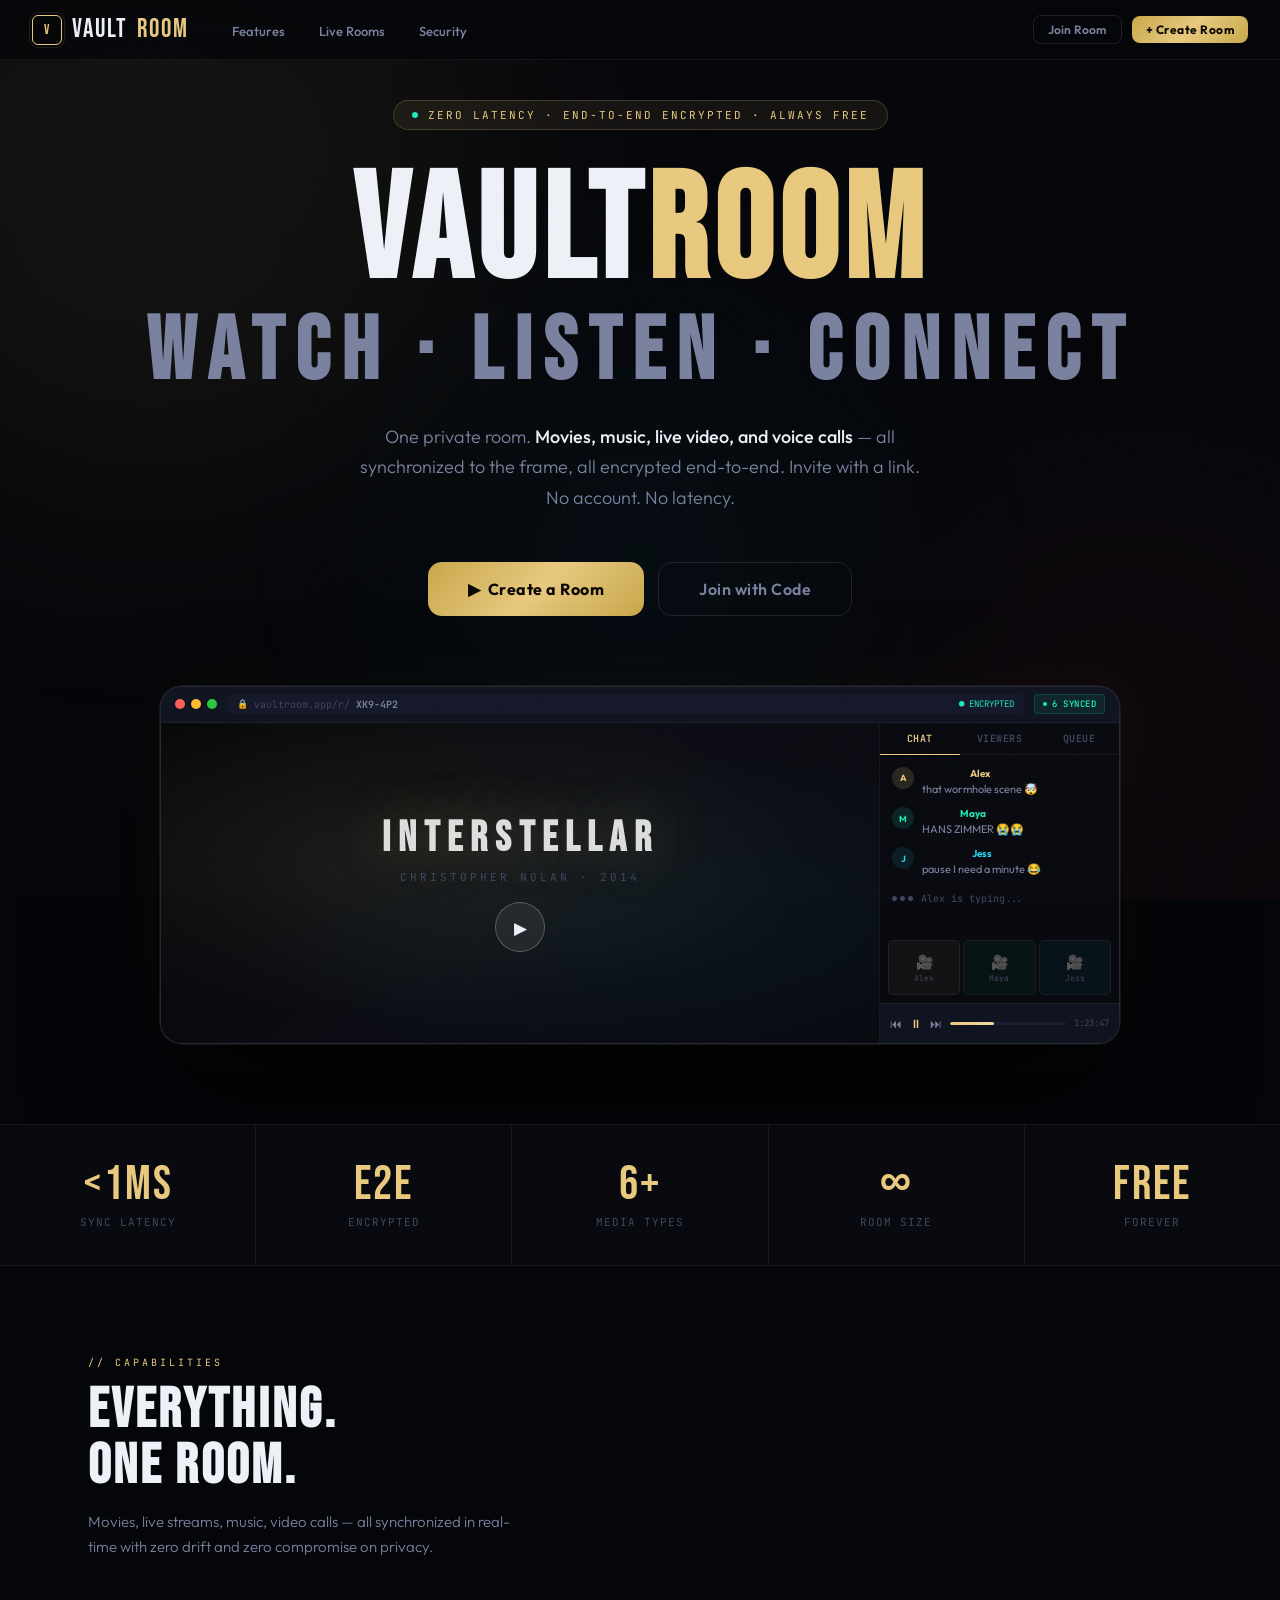
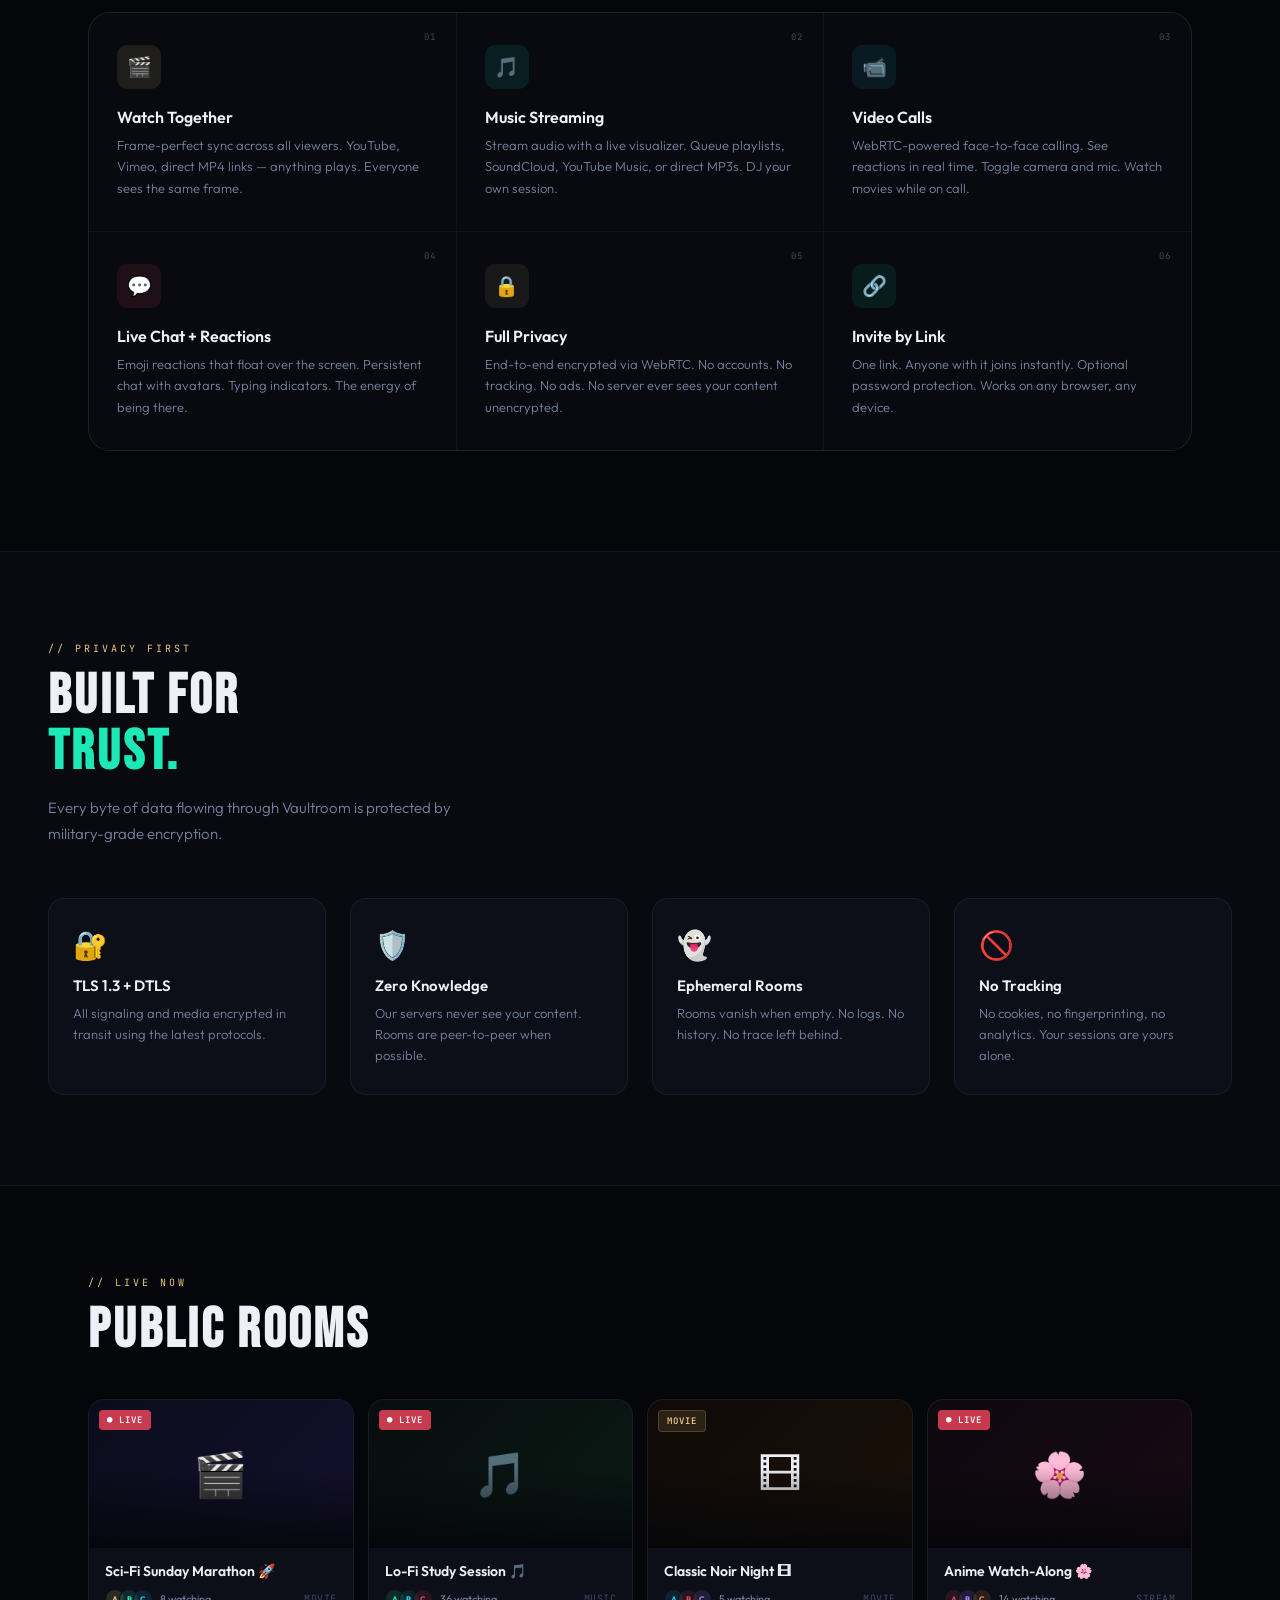
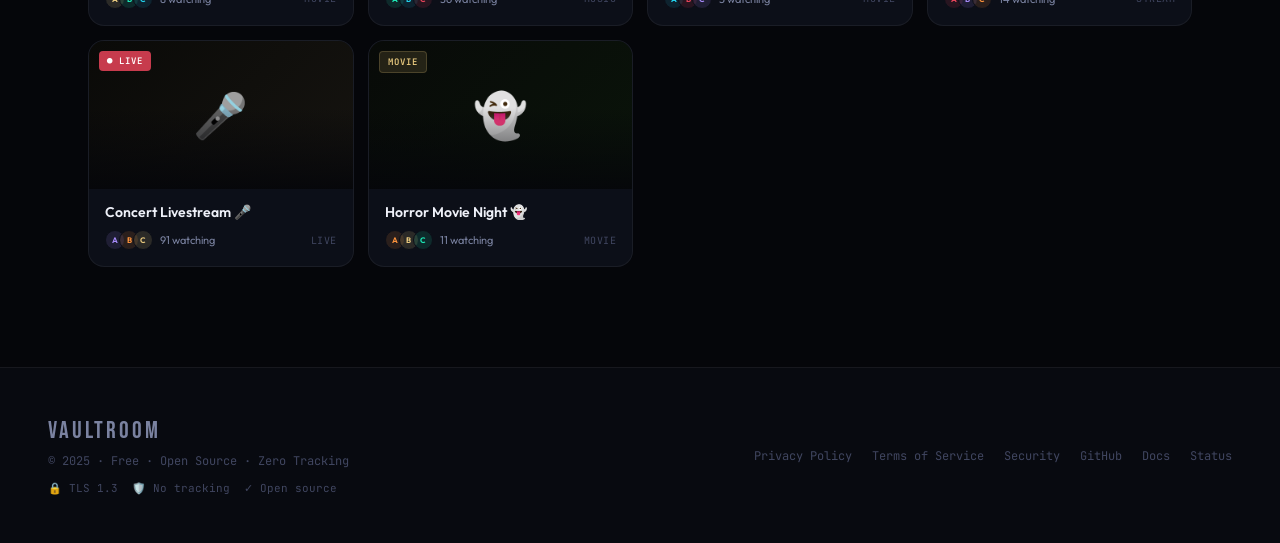
<file: index.html>
<!DOCTYPE html>
<html lang="en">
<head>
<meta charset="UTF-8">
<meta name="viewport" content="width=device-width, initial-scale=1.0">
<meta name="description" content="Vaultroom — Watch movies, stream music, video call, and chat together with zero latency and full end-to-end encryption. Free forever.">
<title>Vaultroom — Watch. Listen. Connect.</title>
<link rel="icon" href="assets/favicon.svg" type="image/svg+xml">
<link href="https://fonts.googleapis.com/css2?family=Bebas+Neue&family=Outfit:wght@300;400;500;600;700&family=JetBrains+Mono:wght@400;600&display=swap" rel="stylesheet">
<link rel="stylesheet" href="css/base.css">
<link rel="stylesheet" href="css/landing.css">
<link rel="stylesheet" href="css/modals.css">
<link rel="stylesheet" href="css/components.css">
</head>
<body>

<!-- AMBIENT BG -->
<div class="cine-bg">
  <div class="orb orb-a"></div>
  <div class="orb orb-b"></div>
  <div class="orb orb-c"></div>
</div>

<!-- TOAST STACK -->
<div class="toast-stack" id="toastStack"></div>

<!-- NAV -->
<nav id="mainNav">
  <a class="logo" href="index.html">
    <div class="logo-mark">V</div>
    VAULT<span>ROOM</span>
  </a>
  <ul class="nav-links">
    <li><a href="#features">Features</a></li>
    <li><a href="#rooms">Live Rooms</a></li>
    <li><a href="#security">Security</a></li>
  </ul>
  <div class="nav-cta">
    <button class="btn btn-ghost btn-sm" id="btnJoinNav">Join Room</button>
    <button class="btn btn-gold btn-sm" id="btnCreateNav">+ Create Room</button>
  </div>
</nav>

<!-- HERO -->
<section class="hero" id="hero">
  <div class="hero-eyebrow">
    <span class="live-dot"></span>
    Zero Latency · End-to-End Encrypted · Always Free
  </div>
  <h1 class="hero-title">
    VAULT<span class="accent">ROOM</span>
    <span class="line2">WATCH · LISTEN · CONNECT</span>
  </h1>
  <p class="hero-sub">
    One private room. <strong>Movies, music, live video, and voice calls</strong> — all synchronized
    to the frame, all encrypted end-to-end. Invite with a link. No account. No latency.
  </p>
  <div class="hero-actions">
    <button class="btn btn-gold btn-xl" id="btnCreateHero">▶&nbsp;&nbsp;Create a Room</button>
    <button class="btn btn-ghost btn-xl" id="btnJoinHero">Join with Code</button>
  </div>

  <!-- BROWSER MOCKUP -->
  <div class="hero-mockup" aria-hidden="true">
    <div class="mock-chrome">
      <div class="mock-dots">
        <span style="background:#ff5f57"></span>
        <span style="background:#febc2e"></span>
        <span style="background:#28c840"></span>
      </div>
      <div class="mock-url">
        <span class="lock-icon">🔒</span>
        vaultroom.app/r/<strong>XK9-4P2</strong>
        <span class="enc-badge">● ENCRYPTED</span>
      </div>
      <div class="sync-pill"><span class="sync-dot"></span>6 SYNCED</div>
    </div>
    <div class="mock-body">
      <div class="mock-video">
        <div class="mock-video-bg"></div>
        <div class="mock-scanlines"></div>
        <div class="mock-film">
          <h3>INTERSTELLAR</h3>
          <p>Christopher Nolan · 2014</p>
          <div class="mock-play-btn">▶</div>
        </div>
      </div>
      <div class="mock-sidebar">
        <div class="mock-sidebar-tabs">
          <span class="mst active">Chat</span>
          <span class="mst">Viewers</span>
          <span class="mst">Queue</span>
        </div>
        <div class="mock-chat">
          <div class="mc-msg">
            <div class="mc-av" style="background:rgba(232,201,126,0.15);color:#e8c97e">A</div>
            <div><div class="mc-name" style="color:#e8c97e">Alex</div><div class="mc-text">that wormhole scene 🤯</div></div>
          </div>
          <div class="mc-msg">
            <div class="mc-av" style="background:rgba(29,233,182,0.12);color:#1de9b6">M</div>
            <div><div class="mc-name" style="color:#1de9b6">Maya</div><div class="mc-text">HANS ZIMMER 😭😭</div></div>
          </div>
          <div class="mc-msg">
            <div class="mc-av" style="background:rgba(34,211,238,0.1);color:#22d3ee">J</div>
            <div><div class="mc-name" style="color:#22d3ee">Jess</div><div class="mc-text">pause I need a minute 😂</div></div>
          </div>
          <div class="typing-row">
            <span class="tdot"></span><span class="tdot"></span><span class="tdot"></span>
            <span class="typing-label">Alex is typing...</span>
          </div>
        </div>
        <div class="mock-vcall-strip">
          <div class="mvc-tile" style="background:rgba(232,201,126,0.05)">🎥<span>Alex</span></div>
          <div class="mvc-tile" style="background:rgba(29,233,182,0.04)">🎥<span>Maya</span></div>
          <div class="mvc-tile" style="background:rgba(34,211,238,0.04)">🎥<span>Jess</span></div>
        </div>
        <div class="mock-bottom">
          <span class="mc">⏮</span>
          <span class="mc" style="color:#e8c97e">⏸</span>
          <span class="mc">⏭</span>
          <div class="mock-prog"><div class="mock-prog-fill"></div></div>
          <span class="mc-time">1:23:47</span>
        </div>
      </div>
    </div>
  </div>
</section>

<!-- STATS BAR -->
<div class="stats-bar">
  <div class="stat-cell"><div class="stat-num">&lt;1ms</div><div class="stat-lab">Sync Latency</div></div>
  <div class="stat-cell"><div class="stat-num">E2E</div><div class="stat-lab">Encrypted</div></div>
  <div class="stat-cell"><div class="stat-num">6+</div><div class="stat-lab">Media Types</div></div>
  <div class="stat-cell"><div class="stat-num">∞</div><div class="stat-lab">Room Size</div></div>
  <div class="stat-cell"><div class="stat-num">FREE</div><div class="stat-lab">Forever</div></div>
</div>

<!-- FEATURES -->
<section class="section" id="features">
  <div class="section-eyebrow">// CAPABILITIES</div>
  <h2 class="section-h">EVERYTHING.<br>ONE ROOM.</h2>
  <p class="section-p">Movies, live streams, music, video calls — all synchronized in real-time with zero drift and zero compromise on privacy.</p>
  <div class="feat-grid">
    <div class="feat-card">
      <div class="feat-icon" style="background:rgba(232,201,126,0.1);color:#e8c97e">🎬</div>
      <span class="feat-num">01</span>
      <h3>Watch Together</h3>
      <p>Frame-perfect sync across all viewers. YouTube, Vimeo, direct MP4 links — anything plays. Everyone sees the same frame.</p>
    </div>
    <div class="feat-card">
      <div class="feat-icon" style="background:rgba(29,233,182,0.09);color:#1de9b6">🎵</div>
      <span class="feat-num">02</span>
      <h3>Music Streaming</h3>
      <p>Stream audio with a live visualizer. Queue playlists, SoundCloud, YouTube Music, or direct MP3s. DJ your own session.</p>
    </div>
    <div class="feat-card">
      <div class="feat-icon" style="background:rgba(34,211,238,0.08);color:#22d3ee">📹</div>
      <span class="feat-num">03</span>
      <h3>Video Calls</h3>
      <p>WebRTC-powered face-to-face calling. See reactions in real time. Toggle camera and mic. Watch movies while on call.</p>
    </div>
    <div class="feat-card">
      <div class="feat-icon" style="background:rgba(232,68,90,0.1);color:#ff6b7a">💬</div>
      <span class="feat-num">04</span>
      <h3>Live Chat + Reactions</h3>
      <p>Emoji reactions that float over the screen. Persistent chat with avatars. Typing indicators. The energy of being there.</p>
    </div>
    <div class="feat-card">
      <div class="feat-icon" style="background:rgba(232,201,126,0.08);color:#e8c97e">🔒</div>
      <span class="feat-num">05</span>
      <h3>Full Privacy</h3>
      <p>End-to-end encrypted via WebRTC. No accounts. No tracking. No ads. No server ever sees your content unencrypted.</p>
    </div>
    <div class="feat-card">
      <div class="feat-icon" style="background:rgba(29,233,182,0.08);color:#1de9b6">🔗</div>
      <span class="feat-num">06</span>
      <h3>Invite by Link</h3>
      <p>One link. Anyone with it joins instantly. Optional password protection. Works on any browser, any device.</p>
    </div>
  </div>
</section>

<!-- SECURITY SECTION -->
<section class="security-section" id="security">
  <div class="sec-content">
    <div class="section-eyebrow">// PRIVACY FIRST</div>
    <h2 class="section-h">BUILT FOR<br><span style="color:#1de9b6">TRUST.</span></h2>
    <p class="section-p">Every byte of data flowing through Vaultroom is protected by military-grade encryption.</p>
    <div class="sec-pillars">
      <div class="sec-pillar">
        <div class="sec-icon">🔐</div>
        <h4>TLS 1.3 + DTLS</h4>
        <p>All signaling and media encrypted in transit using the latest protocols.</p>
      </div>
      <div class="sec-pillar">
        <div class="sec-icon">🛡️</div>
        <h4>Zero Knowledge</h4>
        <p>Our servers never see your content. Rooms are peer-to-peer when possible.</p>
      </div>
      <div class="sec-pillar">
        <div class="sec-icon">👻</div>
        <h4>Ephemeral Rooms</h4>
        <p>Rooms vanish when empty. No logs. No history. No trace left behind.</p>
      </div>
      <div class="sec-pillar">
        <div class="sec-icon">🚫</div>
        <h4>No Tracking</h4>
        <p>No cookies, no fingerprinting, no analytics. Your sessions are yours alone.</p>
      </div>
    </div>
  </div>
</section>

<!-- PUBLIC ROOMS -->
<section class="section" id="rooms">
  <div class="section-eyebrow">// LIVE NOW</div>
  <h2 class="section-h">PUBLIC ROOMS</h2>
  <div class="rooms-grid" id="publicRoomsGrid"></div>
</section>

<!-- FOOTER -->
<footer>
  <div class="footer-left">
    <div class="footer-logo">VAULTROOM</div>
    <div class="footer-sub">© 2025 · Free · Open Source · Zero Tracking</div>
    <div class="footer-badges">
      <span>🔒 TLS 1.3</span>
      <span>🛡️ No tracking</span>
      <span>✓ Open source</span>
    </div>
  </div>
  <div class="footer-links">
    <a href="#">Privacy Policy</a>
    <a href="#">Terms of Service</a>
    <a href="#">Security</a>
    <a href="#">GitHub</a>
    <a href="#">Docs</a>
    <a href="#">Status</a>
  </div>
</footer>

<!-- MODALS -->
<div class="modal-backdrop" id="modal-create">
  <div class="modal">
    <div class="modal-accent-bar"></div>
    <div class="modal-inner">
      <button class="modal-close" data-modal="create">✕</button>
      <h2>CREATE ROOM</h2>
      <p class="modal-sub">Your room is ready in seconds. No account needed.</p>
      <div class="type-picker" id="createTypePicker">
        <button class="type-btn sel" data-type="private"><span class="ticon">🔒</span>Private</button>
        <button class="type-btn" data-type="public"><span class="ticon">🌐</span>Public</button>
        <button class="type-btn" data-type="friends"><span class="ticon">👥</span>Friends</button>
      </div>
      <label class="form-label">Room Name</label>
      <input class="form-inp" id="c-name" placeholder="Friday Movie Night...">
      <label class="form-label">Your Display Name</label>
      <input class="form-inp" id="c-user" placeholder="How should we call you?">
      <label class="form-label">Password (optional)</label>
      <input class="form-inp" type="password" id="c-pass" placeholder="Leave blank for open access">
      <label class="form-label">Max Viewers</label>
      <select class="form-select" id="c-max">
        <option>2</option><option>5</option><option selected>10</option><option>50</option><option>Unlimited</option>
      </select>
      <button class="btn btn-gold" style="width:100%;justify-content:center;margin-top:22px" id="btnDoCreate">Create Room →</button>
      <div class="security-note">
        <span>🔒 E2E Encrypted</span><span class="dot-sep"></span>
        <span>🚫 No account</span><span class="dot-sep"></span>
        <span>✓ Free forever</span>
      </div>
    </div>
  </div>
</div>

<div class="modal-backdrop" id="modal-join">
  <div class="modal">
    <div class="modal-accent-bar"></div>
    <div class="modal-inner">
      <button class="modal-close" data-modal="join">✕</button>
      <h2>JOIN ROOM</h2>
      <p class="modal-sub">Enter a room code or paste an invite link to join instantly.</p>
      <label class="form-label">Your Display Name</label>
      <input class="form-inp" id="j-user" placeholder="How should we call you?">
      <label class="form-label">Room Code or Invite Link</label>
      <input class="form-inp" id="j-code" placeholder="XK9-4P2  or  vaultroom.app/r/...">
      <label class="form-label">Password (if required)</label>
      <input class="form-inp" type="password" id="j-pass" placeholder="Leave blank if none">
      <button class="btn btn-gold" style="width:100%;justify-content:center;margin-top:22px" id="btnDoJoin">Join Room →</button>
      <div class="security-note"><span>🔒 Your connection is encrypted end-to-end</span></div>
    </div>
  </div>
</div>

<div class="modal-backdrop" id="modal-ready">
  <div class="modal" style="max-width:440px">
    <div class="modal-accent-bar"></div>
    <div class="modal-inner" style="text-align:center">
      <div style="font-size:52px;margin-bottom:14px">🎉</div>
      <h2>ROOM READY</h2>
      <p class="modal-sub">Share this code or link. Your room is live and waiting.</p>
      <div class="code-label">Room Code</div>
      <div class="code-box">
        <div class="code-val" id="readyCode">XK9-4P2</div>
        <button class="code-copy-btn" id="btnCopyCode">COPY</button>
      </div>
      <div class="code-label" style="margin-top:14px">Invite Link</div>
      <div class="code-box">
        <div class="code-val" id="readyLink" style="font-size:11px;letter-spacing:0.5px;color:#7a82a0">vaultroom.app/r/XK9-4P2</div>
        <button class="code-copy-btn" id="btnCopyLink">COPY</button>
      </div>
      <button class="btn btn-gold btn-lg" style="width:100%;justify-content:center;margin-top:20px" id="btnEnterRoom">Enter Room →</button>
    </div>
  </div>
</div>

<script src="js/utils.js"></script>
<script src="js/state.js"></script>
<script src="js/landing.js"></script>
</body>
</html>
</file>
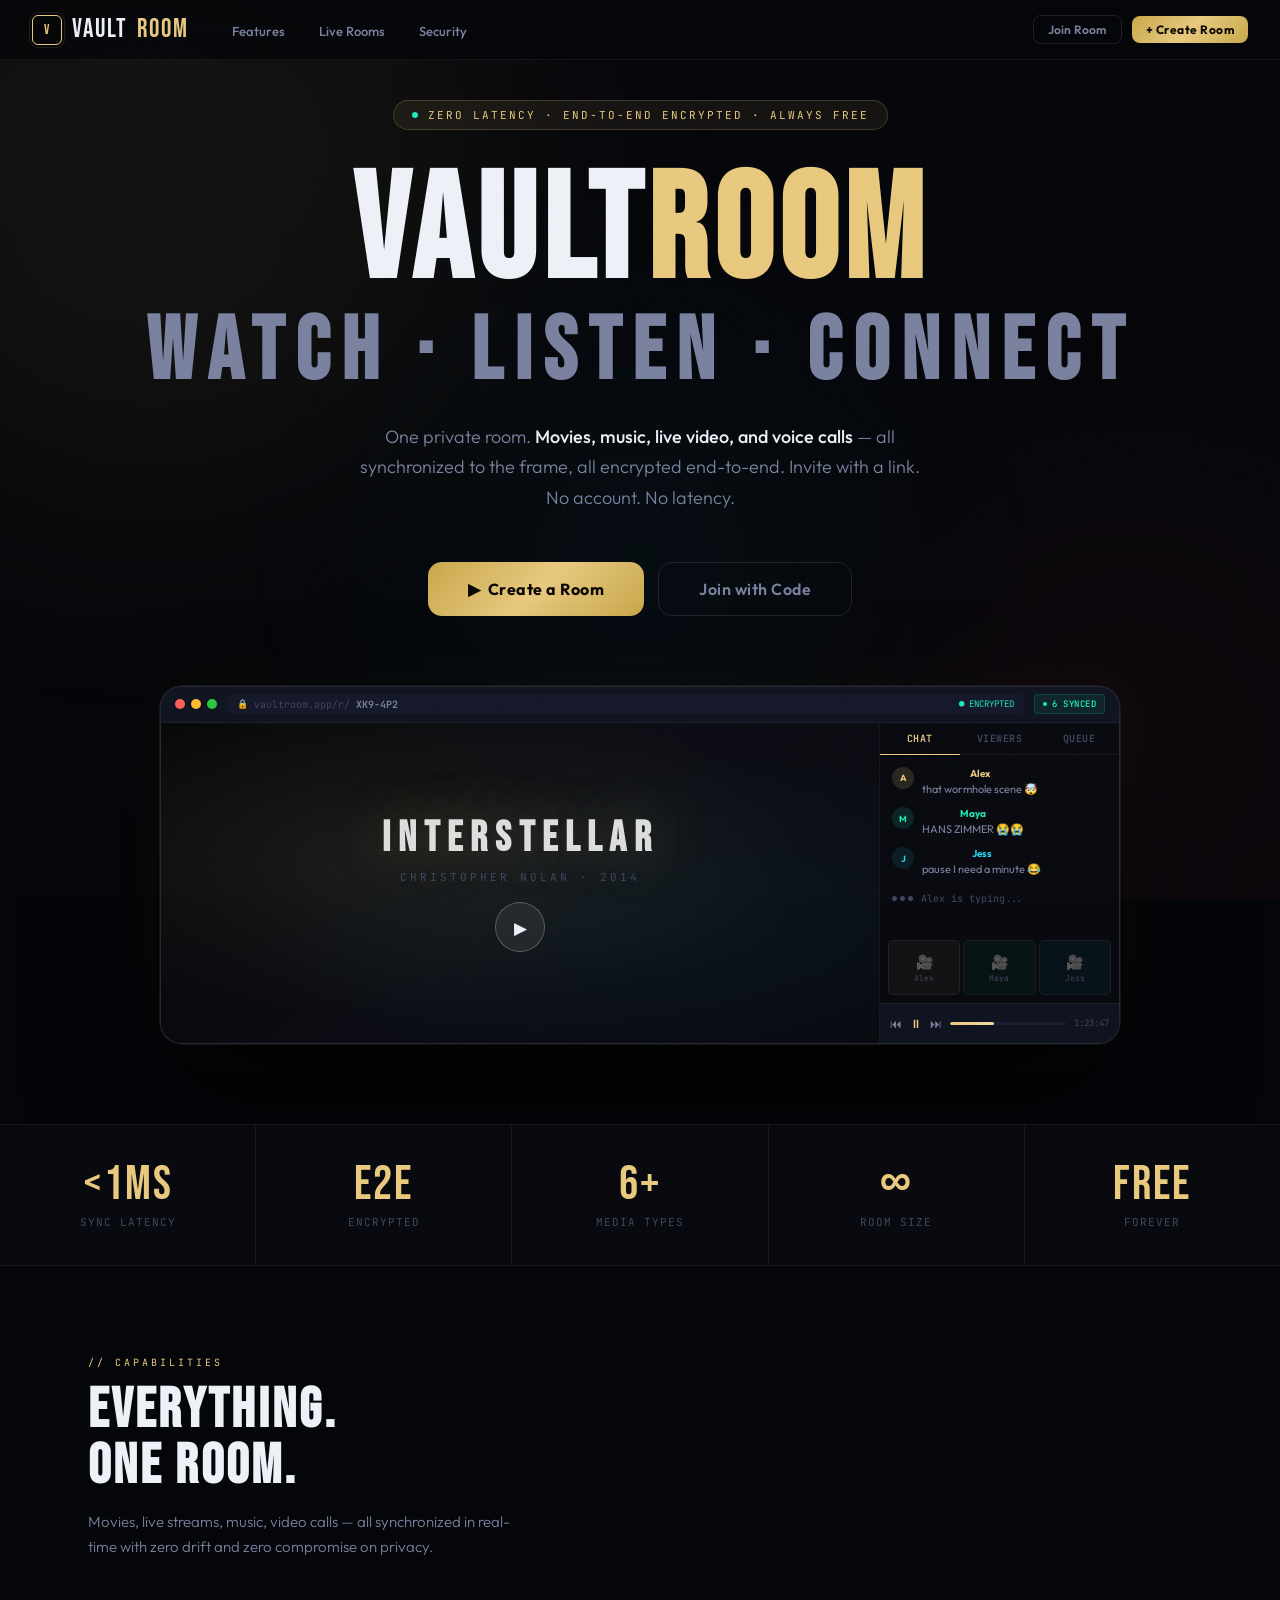
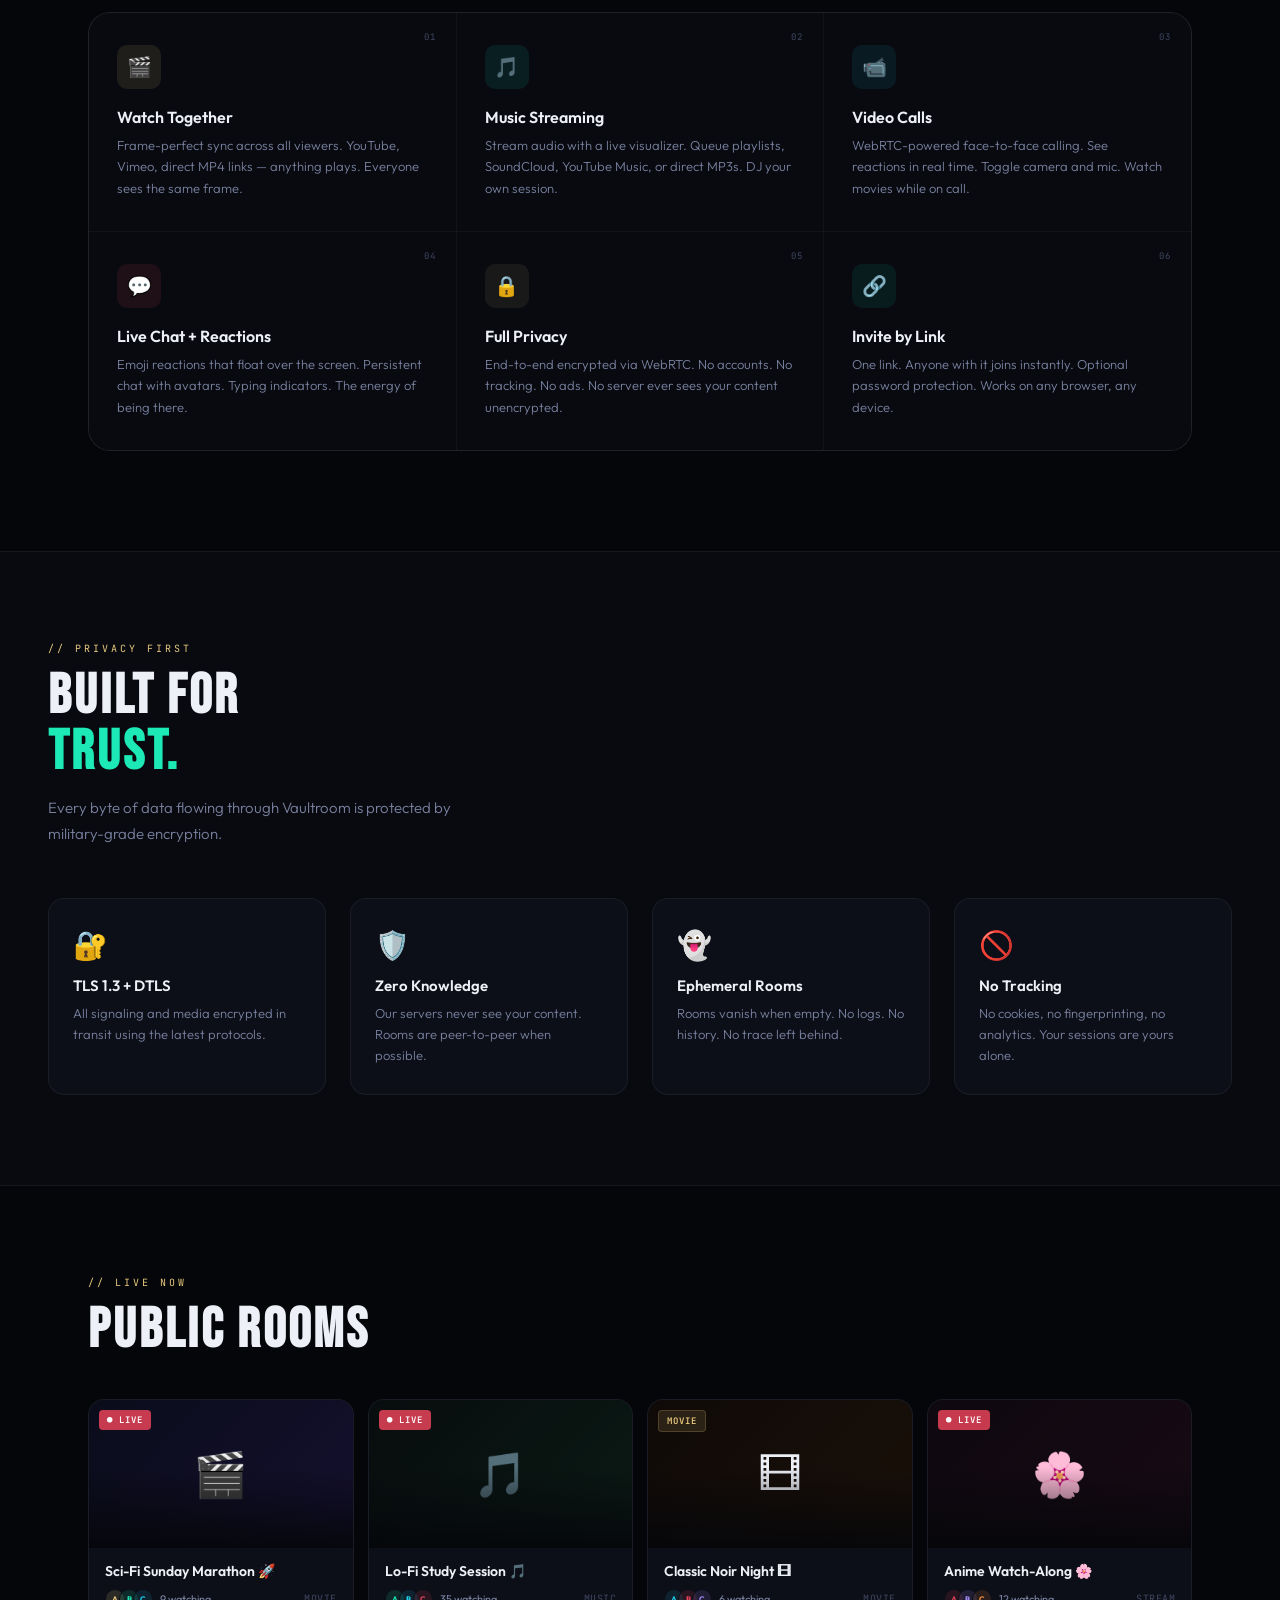
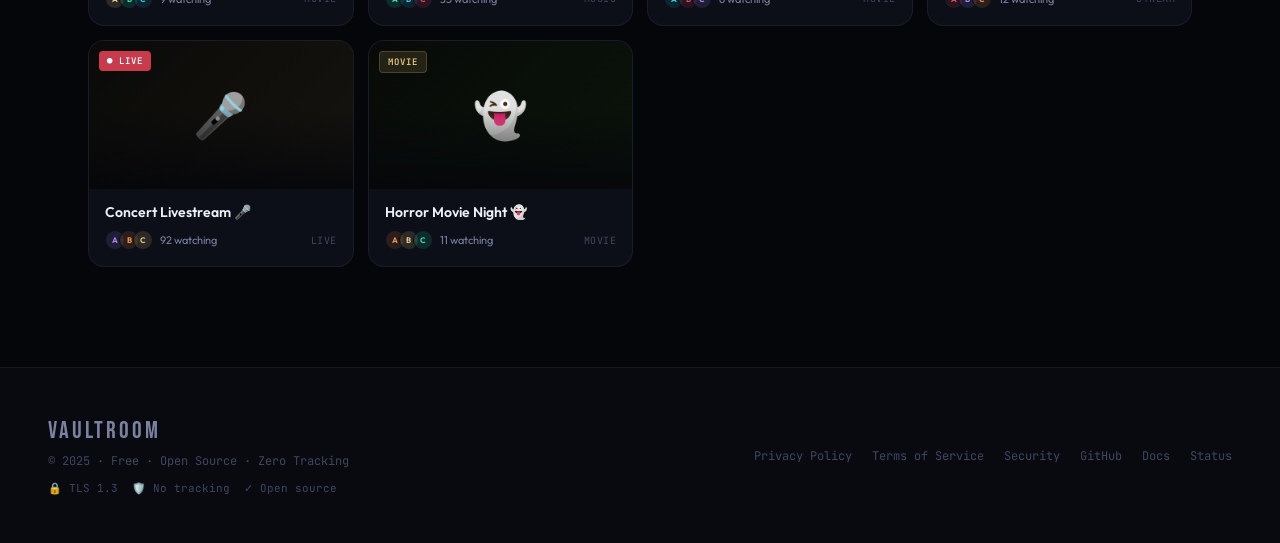
<file: room.html>
<!DOCTYPE html>
<html lang="en">
<head>
<meta charset="UTF-8">
<meta name="viewport" content="width=device-width, initial-scale=1.0">
<title>Vaultroom — Room</title>
<link rel="icon" href="assets/favicon.svg" type="image/svg+xml">
<link href="https://fonts.googleapis.com/css2?family=Bebas+Neue&family=Outfit:wght@300;400;500;600;700&family=JetBrains+Mono:wght@400;600&display=swap" rel="stylesheet">
<link rel="stylesheet" href="css/base.css">
<link rel="stylesheet" href="css/room.css">
<link rel="stylesheet" href="css/modals.css">
<link rel="stylesheet" href="css/components.css">
</head>
<body class="room-page">

<!-- TOAST -->
<div class="toast-stack" id="toastStack"></div>

<!-- NAV (room mode) -->
<nav id="roomNav">
  <a class="logo" href="index.html">
    <div class="logo-mark">V</div>
    VAULT<span>ROOM</span>
  </a>
  <div class="room-nav-center">
    <div class="room-nav-title" id="navRoomTitle">Loading…</div>
    <div class="room-nav-pills">
      <span class="rpill rpill-live"><span class="rdot"></span>LIVE</span>
      <span class="rpill rpill-enc">🔒 E2E</span>
      <span class="rpill rpill-viewers" id="navViewerPill">1 VIEWER</span>
    </div>
  </div>
  <div class="room-nav-right">
    <span id="hostBadge" style="display:none;font-family:var(--mono);font-size:9px;color:var(--gold);background:rgba(232,201,126,0.1);border:1px solid rgba(232,201,126,0.25);padding:3px 8px;border-radius:4px;letter-spacing:1px;">👑 HOST</span>
    <button class="btn btn-surface btn-sm" id="btnShareRoom">Share 🔗</button>
    <button class="btn btn-red btn-sm" id="btnLeaveRoom">Leave</button>
  </div>
</nav>

<!-- ROOM LAYOUT -->
<div class="room-layout">

  <!-- LEFT RAIL (mode icons) -->
  <aside class="left-rail">
    <button class="rail-btn active" data-mode="watch" title="Watch Together">
      🎬
      <span class="rail-tip">Watch</span>
    </button>
    <button class="rail-btn" data-mode="music" title="Music">
      🎵
      <span class="rail-tip">Music</span>
    </button>
    <button class="rail-btn" data-mode="call" title="Video Call">
      📹
      <span class="rail-tip">Video Call</span>
    </button>
    <div class="rail-divider"></div>
    <button class="rail-btn" id="railShare" title="Share invite link">
      🔗
      <span class="rail-tip">Share</span>
    </button>
    <button class="rail-btn" id="railLeave" title="Leave room">
      ✕
      <span class="rail-tip">Leave</span>
    </button>
  </aside>

  <!-- MAIN STAGE -->
  <main class="main-stage">

    <!-- PLAYER AREA -->
    <div class="player-area" id="playerArea">

      <!-- REACTION FLOAT LAYER -->
      <div class="react-layer" id="reactLayer"></div>

      <!-- EMPTY STATE -->
      <div class="player-empty" id="playerEmpty">
        <div class="empty-icon">🎬</div>
        <h3>NO MEDIA LOADED</h3>
        <p>Add a URL in the Queue tab to start watching,<br>or switch to Music or Video Call mode.</p>
        <button class="btn btn-gold" id="btnOpenQueue">Open Queue →</button>
      </div>

      <!-- PLAYER FRAME -->
      <div class="player-frame" id="playerFrame" style="display:none;position:absolute;inset:0;"></div>

      <!-- MUSIC VISUALIZER -->
      <div class="music-viz" id="musicViz" style="display:none">
        <div class="viz-glow"></div>
        <div class="viz-disc" id="vizDisc">
          <div class="viz-disc-inner" id="vizIcon">🎵</div>
        </div>
        <div class="viz-track-info" id="vizTrackInfo">
          <div class="viz-title" id="vizTitle">No track loaded</div>
          <div class="viz-artist" id="vizArtist">Add a URL to begin</div>
        </div>
        <div class="viz-bars" id="vizBars"></div>
      </div>

      <!-- VIDEO CALL OVERLAY -->
      <div class="vcall-overlay" id="vcallOverlay" style="display:none">
        <div class="vcall-grid" id="vcallGrid"></div>
        <div class="vcall-self-tile">
          <div class="vcall-self-av">👤</div>
          <div class="vcall-self-label">You (Camera off)</div>
        </div>
        <div class="vcall-controls" id="vcallControls">
          <button class="vcall-btn" id="vcBtnMic" data-vc="mic" title="Toggle Mic">🎙️</button>
          <button class="vcall-btn" id="vcBtnCam" data-vc="cam" title="Toggle Camera">📷</button>
          <button class="vcall-btn danger" data-vc="end" title="End Call">📵</button>
          <button class="vcall-btn" data-vc="screen" title="Share Screen">🖥️</button>
          <button class="vcall-btn active" data-vc="back" title="Back to Watch">🎬</button>
        </div>
      </div>
    </div>

    <!-- PLAYER CONTROLS BAR -->
    <div class="controls-bar" id="controlsBar">
      <div class="prog-row">
        <div class="prog-track" id="progTrack">
          <div class="prog-fill" id="progFill"></div>
        </div>
        <span class="prog-time" id="progTime">0:00 / 0:00</span>
      </div>
      <div class="ctrl-row">
        <button class="ctrl" id="ctrlPrev" title="Previous">⏮</button>
        <button class="ctrl ctrl-play" id="ctrlPlay" title="Play / Pause">▶</button>
        <button class="ctrl" id="ctrlNext" title="Next">⏭</button>
        <div class="vol-row">
          <span class="vol-icon">🔊</span>
          <input type="range" class="vol-slider" id="volSlider" min="0" max="100" value="80">
        </div>
        <div class="ctrl-right">
          <div class="sync-badge" id="syncBadge">
            <span class="sync-dot"></span>ALL SYNCED
          </div>
          <button class="ctrl" id="ctrlFullscreen" title="Fullscreen">⛶</button>
        </div>
      </div>
    </div>
  </main>

  <!-- RIGHT SIDEBAR -->
  <aside class="right-sidebar">

    <!-- SIDEBAR HEADER -->
    <div class="sb-header">
      <div class="sb-header-info">
        <div class="sb-room-name" id="sbRoomName">Loading…</div>
        <div class="sb-badges">
          <span class="badge badge-live"><span class="bdot"></span>LIVE</span>
          <span class="badge badge-enc">🔒 E2E</span>
          <span class="badge badge-count" id="sbViewerBadge">1 VIEWER</span>
        </div>
      </div>
      <button class="btn btn-surface btn-sm" id="sbShareBtn">🔗</button>
    </div>

    <!-- TABS -->
    <div class="sb-tabs">
      <button class="sb-tab active" data-tab="chat">CHAT</button>
      <button class="sb-tab" data-tab="viewers">VIEWERS</button>
      <button class="sb-tab" data-tab="queue">QUEUE</button>
    </div>

    <!-- CHAT PANE -->
    <div class="sb-pane active" id="pane-chat">
      <div class="chat-scroll" id="chatScroll"></div>
      <div class="chat-footer">
        <div class="react-bar">
          <button class="rbt" data-emoji="🔥">🔥</button>
          <button class="rbt" data-emoji="😂">😂</button>
          <button class="rbt" data-emoji="😱">😱</button>
          <button class="rbt" data-emoji="👏">👏</button>
          <button class="rbt" data-emoji="❤️">❤️</button>
          <button class="rbt" data-emoji="💀">💀</button>
          <button class="rbt" data-emoji="🍿">🍿</button>
        </div>
        <div class="chat-input-row">
          <input class="chat-inp" id="chatInp" placeholder="Message the room…" maxlength="280">
          <button class="send-btn" id="chatSendBtn">↑</button>
        </div>
      </div>
    </div>

    <!-- VIEWERS PANE -->
    <div class="sb-pane" id="pane-viewers">
      <div class="viewers-list" id="viewersList"></div>
    </div>

    <!-- QUEUE PANE -->
    <div class="sb-pane" id="pane-queue">
      <div class="queue-list" id="queueList"></div>
      <div class="queue-add">
        <div class="q-section-label">Add to queue</div>
        <input class="q-inp" id="qUrl" placeholder="YouTube / Vimeo / MP4 / MP3 URL…">
        <input class="q-inp" id="qTitle" placeholder="Title (optional)">
        <button class="btn btn-gold" style="width:100%;justify-content:center;margin-top:6px" id="btnAddQueue">Add Media</button>
      </div>
    </div>
  </aside>
</div>

<!-- SHARE MODAL -->
<div class="modal-backdrop" id="modal-share">
  <div class="modal" style="max-width:440px">
    <div class="modal-accent-bar"></div>
    <div class="modal-inner" style="text-align:center">
      <button class="modal-close" data-modal="share">✕</button>
      <div style="font-size:40px;margin-bottom:12px">🔗</div>
      <h2>INVITE FRIENDS</h2>
      <p class="modal-sub">Share your room code or link. Anyone with it can join instantly.</p>
      <div class="code-label">Room Code</div>
      <div class="code-box">
        <div class="code-val" id="shareCode">---</div>
        <button class="code-copy-btn" id="btnShareCopyCode">COPY</button>
      </div>
      <div class="code-label" style="margin-top:14px">Invite Link</div>
      <div class="code-box">
        <div class="code-val" id="shareLink" style="font-size:11px;letter-spacing:0.5px;color:#7a82a0">---</div>
        <button class="code-copy-btn" id="btnShareCopyLink">COPY</button>
      </div>
      <div class="security-note" style="margin-top:16px"><span>🔒 This link is end-to-end encrypted</span></div>
    </div>
  </div>
</div>

<script src="js/utils.js"></script>
<script src="js/state.js"></script>
<script src="js/sync.js"></script>
<script src="js/room.js"></script>
<script src="js/player.js"></script>
<script src="js/chat.js"></script>
<script src="js/vcall.js"></script>
<script src="js/queue.js"></script>
</body>
</html>
</file>
<file: css/base.css>
/* ============================================================
   BASE.CSS — Variables, Reset, Typography, Shared
   Vaultroom · Dark Cinematic UI System
============================================================ */

:root {
  /* Backgrounds */
  --bg:       #05060a;
  --bg1:      #080a10;
  --bg2:      #0c0f18;
  --bg3:      #101420;
  --surface:  #141828;
  --surface2: #1a1f30;
  --surface3: #1f2438;

  /* Borders */
  --border:   rgba(255,255,255,0.06);
  --border2:  rgba(255,255,255,0.11);
  --border3:  rgba(255,255,255,0.20);

  /* Accent palette */
  --gold:     #e8c97e;
  --gold2:    #f0d9a0;
  --gold-glow: rgba(232,201,126,0.22);
  --red:      #e8445a;
  --red2:     #ff6b7a;
  --green:    #1de9b6;
  --cyan:     #22d3ee;
  --blue:     #3b82f6;
  --purple:   #a78bfa;

  /* Text */
  --text:     #eef0f8;
  --text2:    #7a82a0;
  --text3:    #404660;

  /* Typography */
  --font-display: 'Bebas Neue', sans-serif;
  --font:         'Outfit', sans-serif;
  --mono:         'JetBrains Mono', monospace;

  /* Radii */
  --r:    10px;
  --r-lg: 16px;
  --r-xl: 22px;

  /* Spacing */
  --nav-h: 60px;
}

/* RESET */
*, *::before, *::after { box-sizing: border-box; margin: 0; padding: 0; }
html { scroll-behavior: smooth; font-size: 16px; }
body { font-family: var(--font); background: var(--bg); color: var(--text); overflow-x: hidden; min-height: 100vh; -webkit-font-smoothing: antialiased; }
a { color: inherit; text-decoration: none; }
ul { list-style: none; }
button { font-family: var(--font); cursor: pointer; }
input, select, textarea { font-family: var(--font); }
img, video, iframe { max-width: 100%; display: block; }

/* GRAIN OVERLAY */
body::after {
  content: '';
  position: fixed;
  inset: 0;
  background-image: url("data:image/svg+xml,%3Csvg xmlns='http://www.w3.org/2000/svg' width='300' height='300'%3E%3Cfilter id='n'%3E%3CfeTurbulence type='fractalNoise' baseFrequency='0.75' numOctaves='4' stitchTiles='stitch'/%3E%3C/filter%3E%3Crect width='300' height='300' filter='url(%23n)' opacity='0.035'/%3E%3C/svg%3E");
  pointer-events: none;
  z-index: 9999;
  opacity: 0.5;
}

/* SCROLLBAR */
::-webkit-scrollbar { width: 3px; height: 3px; }
::-webkit-scrollbar-track { background: transparent; }
::-webkit-scrollbar-thumb { background: var(--surface3); border-radius: 3px; }
::-webkit-scrollbar-thumb:hover { background: var(--border2); }

/* ============================================================
   NAVIGATION (shared base)
============================================================ */
nav {
  position: fixed;
  top: 0; left: 0; right: 0;
  height: var(--nav-h);
  z-index: 500;
  display: flex;
  align-items: center;
  padding: 0 32px;
  gap: 28px;
  background: rgba(5,6,10,0.88);
  backdrop-filter: blur(24px);
  -webkit-backdrop-filter: blur(24px);
  border-bottom: 1px solid var(--border);
}

.logo {
  font-family: var(--font-display);
  font-size: 26px;
  letter-spacing: 2px;
  color: var(--text);
  display: flex;
  align-items: center;
  gap: 10px;
  flex-shrink: 0;
  text-decoration: none;
}

.logo span { color: var(--gold); }

.logo-mark {
  width: 30px; height: 30px;
  border: 1.5px solid var(--gold);
  border-radius: 6px;
  display: flex; align-items: center; justify-content: center;
  font-size: 14px;
  color: var(--gold);
  position: relative;
}

.logo-mark::before {
  content: '';
  position: absolute;
  inset: -4px;
  border: 1px solid rgba(232,201,126,0.12);
  border-radius: 9px;
}

/* ============================================================
   BUTTONS
============================================================ */
.btn {
  font-family: var(--font);
  font-size: 13px;
  font-weight: 600;
  border: none;
  cursor: pointer;
  border-radius: var(--r);
  padding: 9px 20px;
  transition: all 0.18s;
  display: inline-flex;
  align-items: center;
  gap: 7px;
  white-space: nowrap;
  letter-spacing: 0.2px;
}

.btn-ghost {
  background: transparent;
  color: var(--text2);
  border: 1px solid var(--border2);
}
.btn-ghost:hover { color: var(--text); border-color: var(--border3); background: var(--surface); }

.btn-gold {
  background: linear-gradient(135deg, #c8a84b 0%, #e8c97e 50%, #c8a84b 100%);
  color: #0a0800;
  font-weight: 700;
  letter-spacing: 0.5px;
}
.btn-gold:hover { transform: translateY(-1px); box-shadow: 0 6px 28px var(--gold-glow); }
.btn-gold:active { transform: translateY(0); }

.btn-red { background: var(--red); color: #fff; border: none; }
.btn-red:hover { background: var(--red2); }

.btn-surface {
  background: var(--surface);
  color: var(--text);
  border: 1px solid var(--border2);
}
.btn-surface:hover { background: var(--surface2); border-color: var(--border3); }

.btn-sm  { padding: 6px 14px; font-size: 12px; border-radius: 8px; }
.btn-lg  { padding: 13px 32px; font-size: 15px; border-radius: 12px; }
.btn-xl  { padding: 16px 40px; font-size: 16px; border-radius: 14px; letter-spacing: 0.5px; }

/* ============================================================
   AMBIENT BG ORBS
============================================================ */
.cine-bg {
  position: fixed;
  inset: 0;
  pointer-events: none;
  z-index: 0;
  overflow: hidden;
}

.orb {
  position: absolute;
  border-radius: 50%;
  filter: blur(130px);
}

.orb-a { width: 700px; height: 700px; background: rgba(232,201,126,0.06); top: -200px; left: -200px; }
.orb-b { width: 500px; height: 500px; background: rgba(232,68,90,0.05); bottom: -100px; right: -100px; }
.orb-c { width: 400px; height: 400px; background: rgba(34,211,238,0.04); top: 40%; left: 50%; transform: translateX(-50%); }

/* ============================================================
   LIVE / SYNC DOT
============================================================ */
.live-dot {
  display: inline-block;
  width: 6px; height: 6px;
  background: var(--green);
  border-radius: 50%;
  animation: livePulse 2s ease-in-out infinite;
  flex-shrink: 0;
}

.sync-dot {
  display: inline-block;
  width: 4px; height: 4px;
  background: var(--green);
  border-radius: 50%;
  animation: livePulse 1.5s ease-in-out infinite;
}

@keyframes livePulse {
  0%, 100% { box-shadow: 0 0 0 0 rgba(29,233,182,0.5); }
  50%       { box-shadow: 0 0 0 5px rgba(29,233,182,0); }
}

/* ============================================================
   TOAST SYSTEM
============================================================ */
.toast-stack {
  position: fixed;
  bottom: 24px;
  left: 50%;
  transform: translateX(-50%);
  z-index: 9900;
  display: flex;
  flex-direction: column-reverse;
  gap: 8px;
  align-items: center;
  pointer-events: none;
}

.toast {
  background: var(--surface2);
  border: 1px solid var(--border2);
  border-radius: 10px;
  padding: 11px 18px;
  font-size: 13px;
  font-family: var(--font);
  display: flex;
  align-items: center;
  gap: 9px;
  animation: toastIn 0.22s ease forwards;
  box-shadow: 0 8px 28px rgba(0,0,0,0.5);
  white-space: nowrap;
  max-width: 380px;
  pointer-events: all;
}

@keyframes toastIn {
  from { opacity: 0; transform: translateY(8px); }
  to   { opacity: 1; transform: translateY(0); }
}

.toast-icon-success { color: var(--green); font-weight: 700; }
.toast-icon-error   { color: var(--red2); font-weight: 700; }
.toast-icon-info    { color: var(--gold); font-weight: 700; }

/* ============================================================
   SECTION SHARED
============================================================ */
.section-eyebrow {
  font-family: var(--mono);
  font-size: 10px;
  color: var(--gold);
  letter-spacing: 3px;
  text-transform: uppercase;
  margin-bottom: 14px;
}

.section-h {
  font-family: var(--font-display);
  font-size: clamp(36px, 5vw, 56px);
  letter-spacing: 3px;
  line-height: 1;
  margin-bottom: 14px;
  color: var(--text);
}

.section-p {
  font-size: 15px;
  color: var(--text2);
  max-width: 440px;
  line-height: 1.7;
  font-weight: 300;
  margin-bottom: 52px;
}

/* ============================================================
   FEATURE GRID
============================================================ */
.feat-grid {
  display: grid;
  grid-template-columns: repeat(3, 1fr);
  gap: 1px;
  background: var(--border);
  border: 1px solid var(--border);
  border-radius: var(--r-xl);
  overflow: hidden;
}

.feat-card {
  background: var(--bg1);
  padding: 32px 28px;
  position: relative;
  transition: background 0.2s;
}

.feat-card:hover { background: var(--bg2); }

.feat-icon {
  width: 44px; height: 44px;
  border-radius: 10px;
  display: flex; align-items: center; justify-content: center;
  font-size: 20px;
  margin-bottom: 18px;
}

.feat-num {
  position: absolute;
  top: 18px; right: 20px;
  font-family: var(--mono);
  font-size: 9px;
  color: var(--text3);
  letter-spacing: 1px;
}

.feat-card h3 { font-size: 16px; font-weight: 600; margin-bottom: 8px; }
.feat-card p  { font-size: 13px; color: var(--text2); line-height: 1.65; font-weight: 300; }

/* ============================================================
   BADGES
============================================================ */
.badge {
  font-family: var(--mono);
  font-size: 9px;
  letter-spacing: 0.5px;
  padding: 3px 7px;
  border-radius: 4px;
  font-weight: 600;
  text-transform: uppercase;
  display: inline-flex;
  align-items: center;
  gap: 4px;
}

.badge-live    { background: rgba(232,68,90,0.15);   color: var(--red2);  border: 1px solid rgba(232,68,90,0.25);   }
.badge-enc     { background: rgba(29,233,182,0.08);  color: var(--green); border: 1px solid rgba(29,233,182,0.15);  }
.badge-count   { background: var(--surface);          color: var(--text2); border: 1px solid var(--border2);         }

.bdot { width: 5px; height: 5px; border-radius: 50%; background: var(--red2); display: inline-block; }

/* ============================================================
   RESPONSIVE BASE
============================================================ */
@media (max-width: 900px) {
  .feat-grid { grid-template-columns: repeat(2, 1fr); }
  nav { padding: 0 16px; gap: 16px; }
}

@media (max-width: 600px) {
  .feat-grid { grid-template-columns: 1fr; }
  .btn-xl { padding: 14px 28px; font-size: 15px; }
}
</file>
<file: css/landing.css>
/* ============================================================
   LANDING.CSS — Hero, Stats, Features, Rooms, Footer
============================================================ */

/* NAV LINKS */
.nav-links {
  display: flex;
  align-items: center;
  gap: 4px;
  flex: 1;
}

.nav-links a {
  font-size: 13px;
  font-weight: 500;
  color: var(--text2);
  padding: 6px 14px;
  border-radius: 8px;
  transition: all 0.18s;
  border: 1px solid transparent;
}

.nav-links a:hover {
  color: var(--text);
  background: var(--surface);
  border-color: var(--border2);
}

.nav-cta { display: flex; align-items: center; gap: 10px; }

/* ============================================================
   HERO
============================================================ */
.hero {
  position: relative;
  z-index: 1;
  min-height: 100vh;
  display: flex;
  flex-direction: column;
  align-items: center;
  justify-content: center;
  padding: 100px 24px 80px;
  text-align: center;
}

.hero-eyebrow {
  display: inline-flex;
  align-items: center;
  gap: 10px;
  font-family: var(--mono);
  font-size: 11px;
  color: var(--gold);
  letter-spacing: 2px;
  text-transform: uppercase;
  background: rgba(232,201,126,0.07);
  border: 1px solid rgba(232,201,126,0.2);
  padding: 7px 18px;
  border-radius: 100px;
  margin-bottom: 36px;
}

.hero-title {
  font-family: var(--font-display);
  font-size: clamp(72px, 12vw, 148px);
  letter-spacing: 6px;
  line-height: 0.92;
  margin-bottom: 28px;
  color: var(--text);
}

.hero-title .accent { color: var(--gold); }

.hero-title .line2 {
  display: block;
  color: var(--text2);
  font-size: 0.6em;
  letter-spacing: 12px;
  margin-top: 10px;
}

.hero-sub {
  font-size: 18px;
  font-weight: 300;
  color: var(--text2);
  max-width: 560px;
  line-height: 1.7;
  margin-bottom: 48px;
}

.hero-sub strong { color: var(--text); font-weight: 500; }

.hero-actions {
  display: flex;
  gap: 14px;
  flex-wrap: wrap;
  justify-content: center;
  margin-bottom: 70px;
}

/* ============================================================
   BROWSER MOCKUP
============================================================ */
.hero-mockup {
  width: 100%;
  max-width: 960px;
  background: var(--bg2);
  border: 1px solid var(--border2);
  border-radius: var(--r-xl);
  overflow: hidden;
  box-shadow:
    0 0 0 1px var(--border),
    0 60px 120px rgba(0,0,0,0.7),
    0 0 80px rgba(232,201,126,0.04);
}

.mock-chrome {
  height: 36px;
  background: var(--bg3);
  border-bottom: 1px solid var(--border);
  display: flex;
  align-items: center;
  padding: 0 14px;
  gap: 10px;
}

.mock-dots {
  display: flex;
  gap: 6px;
}

.mock-dots span {
  width: 10px; height: 10px;
  border-radius: 50%;
  display: block;
}

.mock-url {
  flex: 1;
  height: 20px;
  background: var(--surface);
  border-radius: 6px;
  display: flex;
  align-items: center;
  padding: 0 10px;
  gap: 6px;
  font-family: var(--mono);
  font-size: 10px;
  color: var(--text3);
}

.lock-icon { color: var(--green); font-size: 9px; }
.mock-url strong { color: var(--text2); }
.enc-badge { margin-left: auto; color: var(--green); font-size: 9px; }

.sync-pill {
  display: flex;
  align-items: center;
  gap: 5px;
  font-family: var(--mono);
  font-size: 9px;
  color: var(--green);
  font-weight: 600;
  letter-spacing: 0.5px;
  background: rgba(29,233,182,0.08);
  border: 1px solid rgba(29,233,182,0.15);
  padding: 3px 8px;
  border-radius: 4px;
  white-space: nowrap;
}

.mock-body {
  display: flex;
  height: 320px;
}

.mock-video {
  flex: 1;
  position: relative;
  background: #000;
  overflow: hidden;
  display: flex;
  align-items: center;
  justify-content: center;
}

.mock-video-bg {
  position: absolute;
  inset: 0;
  background:
    radial-gradient(ellipse at 30% 40%, rgba(232,201,126,0.08) 0%, transparent 60%),
    radial-gradient(ellipse at 70% 60%, rgba(34,211,238,0.05) 0%, transparent 60%),
    linear-gradient(135deg, #050708 0%, #0d0e15 50%, #080a10 100%);
}

.mock-scanlines {
  position: absolute;
  inset: 0;
  background: repeating-linear-gradient(
    0deg,
    transparent,
    transparent 2px,
    rgba(0,0,0,0.06) 2px,
    rgba(0,0,0,0.06) 4px
  );
  pointer-events: none;
}

.mock-film {
  position: relative;
  z-index: 1;
  text-align: center;
}

.mock-film h3 {
  font-family: var(--font-display);
  font-size: 42px;
  letter-spacing: 8px;
  color: rgba(255,255,255,0.85);
  text-shadow: 0 0 60px rgba(232,201,126,0.35);
  margin-bottom: 6px;
}

.mock-film p {
  font-size: 11px;
  color: var(--text3);
  letter-spacing: 3px;
  text-transform: uppercase;
  font-family: var(--mono);
}

.mock-play-btn {
  width: 50px; height: 50px;
  border: 1.5px solid rgba(255,255,255,0.25);
  border-radius: 50%;
  display: flex; align-items: center; justify-content: center;
  margin: 18px auto 0;
  font-size: 17px;
  background: rgba(255,255,255,0.07);
  backdrop-filter: blur(8px);
  cursor: pointer;
  transition: all 0.2s;
  color: var(--text);
}

.mock-play-btn:hover {
  background: rgba(232,201,126,0.15);
  border-color: var(--gold);
}

/* SIDEBAR */
.mock-sidebar {
  width: 240px;
  background: var(--bg1);
  border-left: 1px solid var(--border);
  display: flex;
  flex-direction: column;
}

.mock-sidebar-tabs {
  display: flex;
  border-bottom: 1px solid var(--border);
}

.mst {
  flex: 1;
  padding: 9px 6px;
  font-size: 10px;
  font-weight: 600;
  color: var(--text3);
  text-align: center;
  cursor: pointer;
  font-family: var(--mono);
  letter-spacing: 0.5px;
  text-transform: uppercase;
  transition: color 0.15s;
}

.mst.active {
  color: var(--gold);
  border-bottom: 1px solid var(--gold);
  margin-bottom: -1px;
}

.mock-chat {
  flex: 1;
  padding: 12px;
  display: flex;
  flex-direction: column;
  gap: 10px;
  overflow: hidden;
}

.mc-msg {
  display: flex;
  gap: 8px;
  align-items: flex-start;
}

.mc-av {
  width: 22px; height: 22px;
  border-radius: 50%;
  flex-shrink: 0;
  display: flex; align-items: center; justify-content: center;
  font-size: 9px;
  font-weight: 700;
}

.mc-name {
  font-size: 10px;
  font-weight: 700;
  margin-bottom: 2px;
}

.mc-text {
  font-size: 11px;
  color: var(--text2);
  line-height: 1.4;
}

.typing-row {
  display: flex;
  align-items: center;
  gap: 3px;
  padding: 4px 0;
}

.tdot {
  width: 5px; height: 5px;
  border-radius: 50%;
  background: var(--text3);
  display: inline-block;
  animation: tdotAnim 1.2s infinite;
}

.tdot:nth-child(2) { animation-delay: 0.2s; }
.tdot:nth-child(3) { animation-delay: 0.4s; }

@keyframes tdotAnim {
  0%, 80%, 100% { transform: scale(0.7); opacity: 0.3; }
  40%           { transform: scale(1);   opacity: 1;   }
}

.typing-label {
  font-size: 10px;
  color: var(--text3);
  margin-left: 5px;
  font-family: var(--mono);
}

/* VIDEO CALL STRIP IN MOCKUP */
.mock-vcall-strip {
  display: flex;
  gap: 3px;
  padding: 0 8px 8px;
}

.mvc-tile {
  flex: 1;
  aspect-ratio: 4/3;
  border-radius: 5px;
  overflow: hidden;
  display: flex;
  flex-direction: column;
  align-items: center;
  justify-content: center;
  border: 1px solid var(--border);
  font-size: 14px;
  gap: 2px;
}

.mvc-tile span {
  font-size: 8px;
  color: var(--text3);
  font-family: var(--mono);
}

.mock-bottom {
  height: 40px;
  border-top: 1px solid var(--border);
  background: var(--bg3);
  display: flex;
  align-items: center;
  padding: 0 10px;
  gap: 8px;
}

.mc  { font-size: 12px; color: var(--text2); cursor: pointer; transition: color 0.15s; }
.mc:hover { color: var(--text); }

.mock-prog {
  flex: 1;
  height: 3px;
  background: var(--surface2);
  border-radius: 3px;
  overflow: hidden;
}

.mock-prog-fill {
  height: 100%;
  background: linear-gradient(90deg, var(--gold), var(--gold2));
  width: 38%;
  border-radius: 3px;
  animation: progFloat 8s ease-in-out infinite alternate;
}

@keyframes progFloat {
  from { width: 34%; }
  to   { width: 62%; }
}

.mc-time {
  font-size: 9px;
  color: var(--text3);
  font-family: var(--mono);
  white-space: nowrap;
}

/* ============================================================
   STATS BAR
============================================================ */
.stats-bar {
  position: relative;
  z-index: 1;
  border-top: 1px solid var(--border);
  border-bottom: 1px solid var(--border);
  display: flex;
  background: var(--bg1);
}

.stat-cell {
  flex: 1;
  padding: 36px 24px;
  text-align: center;
  border-right: 1px solid var(--border);
}

.stat-cell:last-child { border-right: none; }

.stat-num {
  font-family: var(--font-display);
  font-size: 48px;
  letter-spacing: 2px;
  color: var(--gold);
  line-height: 1;
  margin-bottom: 6px;
}

.stat-lab {
  font-size: 11px;
  color: var(--text3);
  letter-spacing: 1px;
  text-transform: uppercase;
  font-family: var(--mono);
}

/* ============================================================
   SECTION WRAPPER
============================================================ */
.section {
  position: relative;
  z-index: 1;
  padding: 90px 48px 100px;
  max-width: 1200px;
  margin: 0 auto;
}

/* ============================================================
   SECURITY SECTION
============================================================ */
.security-section {
  position: relative;
  z-index: 1;
  background: var(--bg1);
  border-top: 1px solid var(--border);
  border-bottom: 1px solid var(--border);
  padding: 90px 48px;
}

.sec-content {
  max-width: 1200px;
  margin: 0 auto;
}

.sec-pillars {
  display: grid;
  grid-template-columns: repeat(4, 1fr);
  gap: 24px;
  margin-top: 20px;
}

.sec-pillar {
  background: var(--bg2);
  border: 1px solid var(--border);
  border-radius: var(--r-lg);
  padding: 28px 24px;
  transition: border-color 0.2s;
}

.sec-pillar:hover { border-color: var(--border2); }

.sec-icon { font-size: 28px; margin-bottom: 14px; }

.sec-pillar h4 {
  font-size: 15px;
  font-weight: 600;
  margin-bottom: 8px;
}

.sec-pillar p { font-size: 13px; color: var(--text2); line-height: 1.6; font-weight: 300; }

/* ============================================================
   PUBLIC ROOMS
============================================================ */
.rooms-grid {
  display: grid;
  grid-template-columns: repeat(auto-fill, minmax(260px, 1fr));
  gap: 14px;
  margin-top: 40px;
}

.room-card {
  background: var(--bg2);
  border: 1px solid var(--border);
  border-radius: var(--r-lg);
  overflow: hidden;
  cursor: pointer;
  transition: all 0.22s;
}

.room-card:hover {
  transform: translateY(-4px);
  border-color: rgba(232,201,126,0.22);
  box-shadow: 0 16px 48px rgba(0,0,0,0.5), 0 0 0 1px rgba(232,201,126,0.08);
}

.room-thumb {
  width: 100%;
  aspect-ratio: 16/9;
  display: flex;
  align-items: center;
  justify-content: center;
  font-size: 44px;
  position: relative;
  overflow: hidden;
}

.room-overlay {
  position: absolute;
  inset: 0;
  background: linear-gradient(to top, rgba(5,6,10,0.9) 0%, transparent 55%);
}

.room-tag {
  position: absolute;
  top: 10px; left: 10px;
  font-family: var(--mono);
  font-size: 9px;
  letter-spacing: 1px;
  text-transform: uppercase;
  padding: 4px 8px;
  border-radius: 4px;
  font-weight: 600;
  display: flex;
  align-items: center;
  gap: 5px;
}

.tag-live  { background: rgba(232,68,90,0.85); color: #fff; }
.tag-music { background: rgba(29,233,182,0.15); color: var(--green); border: 1px solid rgba(29,233,182,0.25); }
.tag-movie { background: rgba(232,201,126,0.12); color: var(--gold); border: 1px solid rgba(232,201,126,0.2); }

.room-info { padding: 14px 16px 16px; }

.room-title {
  font-size: 14px;
  font-weight: 600;
  margin-bottom: 9px;
  white-space: nowrap;
  overflow: hidden;
  text-overflow: ellipsis;
}

.room-meta {
  display: flex;
  align-items: center;
  justify-content: space-between;
}

.room-viewers {
  display: flex;
  align-items: center;
  gap: 7px;
}

.mini-avs { display: flex; }

.mini-av {
  width: 20px; height: 20px;
  border-radius: 50%;
  border: 1.5px solid var(--bg2);
  margin-left: -6px;
  display: flex; align-items: center; justify-content: center;
  font-size: 8px;
  font-weight: 700;
  flex-shrink: 0;
}

.mini-av:first-child { margin-left: 0; }

.room-count { font-size: 11px; color: var(--text2); }
.room-type-tag { font-size: 10px; color: var(--text3); font-family: var(--mono); letter-spacing: 0.5px; }

/* ============================================================
   FOOTER
============================================================ */
footer {
  position: relative;
  z-index: 1;
  border-top: 1px solid var(--border);
  background: var(--bg1);
  padding: 48px;
  display: grid;
  grid-template-columns: 1fr auto;
  gap: 40px;
  align-items: center;
}

.footer-logo {
  font-family: var(--font-display);
  font-size: 24px;
  letter-spacing: 3px;
  color: var(--text2);
  margin-bottom: 8px;
}

.footer-sub {
  font-size: 12px;
  color: var(--text3);
  font-family: var(--mono);
  margin-bottom: 12px;
}

.footer-badges {
  display: flex;
  gap: 14px;
  font-size: 11px;
  color: var(--text3);
  font-family: var(--mono);
}

.footer-links {
  display: flex;
  gap: 20px;
  flex-wrap: wrap;
  justify-content: flex-end;
}

.footer-links a {
  font-size: 12px;
  color: var(--text3);
  font-family: var(--mono);
  transition: color 0.15s;
}

.footer-links a:hover { color: var(--text); }

/* ============================================================
   RESPONSIVE
============================================================ */
@media (max-width: 1024px) {
  .sec-pillars { grid-template-columns: repeat(2, 1fr); }
}

@media (max-width: 768px) {
  .hero { padding: 90px 20px 60px; }
  .hero-title { font-size: clamp(56px, 14vw, 90px); letter-spacing: 4px; }
  .hero-title .line2 { letter-spacing: 8px; }
  .stats-bar { flex-wrap: wrap; }
  .stat-cell { min-width: 50%; }
  .section, .security-section { padding: 60px 20px; }
  .sec-pillars { grid-template-columns: repeat(2, 1fr); }
  footer { grid-template-columns: 1fr; gap: 24px; padding: 32px 20px; }
  .footer-links { justify-content: flex-start; }
  .mock-sidebar { display: none; }
}

@media (max-width: 480px) {
  .nav-links { display: none; }
  .hero-title { font-size: clamp(48px, 16vw, 72px); }
  .sec-pillars { grid-template-columns: 1fr; }
}
</file>
<file: css/modals.css>
/* ============================================================
   MODALS.CSS
============================================================ */

.modal-backdrop {
  display: none;
  position: fixed;
  inset: 0;
  background: rgba(0,0,0,0.75);
  backdrop-filter: blur(14px);
  -webkit-backdrop-filter: blur(14px);
  z-index: 800;
  align-items: center;
  justify-content: center;
  padding: 24px;
}

.modal-backdrop.open { display: flex; }

.modal {
  background: var(--bg2);
  border: 1px solid var(--border2);
  border-radius: var(--r-xl);
  width: 100%;
  max-width: 500px;
  position: relative;
  animation: modalPop 0.22s cubic-bezier(0.34, 1.56, 0.64, 1);
  overflow: hidden;
}

@keyframes modalPop {
  from { opacity: 0; transform: scale(0.92) translateY(12px); }
  to   { opacity: 1; transform: scale(1) translateY(0); }
}

.modal-accent-bar {
  height: 4px;
  background: linear-gradient(90deg, var(--gold), var(--red), var(--cyan), var(--gold));
  background-size: 200%;
  animation: accentSlide 4s linear infinite;
}

@keyframes accentSlide {
  from { background-position: 0% 50%; }
  to   { background-position: 200% 50%; }
}

.modal-inner { padding: 32px; }

.modal-close {
  position: absolute;
  top: 16px; right: 16px;
  width: 28px; height: 28px;
  background: var(--surface);
  border: 1px solid var(--border2);
  border-radius: 7px;
  color: var(--text2);
  cursor: pointer;
  display: flex; align-items: center; justify-content: center;
  font-size: 14px;
  transition: all 0.13s;
}

.modal-close:hover { color: var(--text); background: var(--surface2); }

.modal h2 {
  font-family: var(--font-display);
  font-size: 32px;
  letter-spacing: 2px;
  margin-bottom: 6px;
  color: var(--text);
}

.modal-sub {
  font-size: 13px;
  color: var(--text2);
  margin-bottom: 22px;
  line-height: 1.55;
  font-weight: 300;
}

/* FORM */
.form-label {
  display: block;
  font-family: var(--mono);
  font-size: 9px;
  color: var(--text3);
  letter-spacing: 2px;
  text-transform: uppercase;
  margin-bottom: 7px;
  margin-top: 16px;
}

.form-label:first-of-type { margin-top: 0; }

.form-inp {
  width: 100%;
  background: var(--bg3);
  border: 1px solid var(--border2);
  border-radius: 10px;
  color: var(--text);
  font-family: var(--font);
  font-size: 14px;
  padding: 11px 14px;
  outline: none;
  transition: border-color 0.15s, box-shadow 0.15s;
}

.form-inp:focus {
  border-color: rgba(232,201,126,0.4);
  box-shadow: 0 0 0 3px rgba(232,201,126,0.07);
}

.form-inp::placeholder { color: var(--text3); }

.form-select {
  width: 100%;
  background: var(--bg3);
  border: 1px solid var(--border2);
  border-radius: 10px;
  color: var(--text);
  font-family: var(--font);
  font-size: 14px;
  padding: 11px 14px;
  outline: none;
  cursor: pointer;
  appearance: none;
  background-image: url("data:image/svg+xml,%3Csvg xmlns='http://www.w3.org/2000/svg' width='12' height='12' fill='%23404660' viewBox='0 0 16 16'%3E%3Cpath d='M7.247 11.14 2.451 5.658C1.885 5.013 2.345 4 3.204 4h9.592a1 1 0 0 1 .753 1.659l-4.796 5.48a1 1 0 0 1-1.506 0z'/%3E%3C/svg%3E");
  background-repeat: no-repeat;
  background-position: right 14px center;
  transition: border-color 0.15s;
}

.form-select:focus { border-color: rgba(232,201,126,0.4); }
.form-select option { background: var(--bg2); }

/* TYPE PICKER */
.type-picker { display: flex; gap: 8px; margin-bottom: 20px; }

.type-btn {
  flex: 1;
  padding: 12px 8px;
  background: var(--bg3);
  border: 1px solid var(--border2);
  border-radius: 10px;
  color: var(--text2);
  cursor: pointer;
  text-align: center;
  transition: all 0.15s;
  font-family: var(--font);
  font-size: 12px;
  font-weight: 500;
}

.type-btn:hover { border-color: var(--border3); color: var(--text); }

.type-btn.sel {
  border-color: rgba(232,201,126,0.35);
  color: var(--gold);
  background: rgba(232,201,126,0.07);
}

.ticon { font-size: 20px; display: block; margin-bottom: 5px; }

/* CODE BOX */
.code-label {
  font-family: var(--mono);
  font-size: 9px;
  color: var(--text3);
  letter-spacing: 2px;
  text-transform: uppercase;
  margin-bottom: 6px;
}

.code-box {
  display: flex;
  background: var(--bg3);
  border: 1px solid var(--border2);
  border-radius: 10px;
  overflow: hidden;
}

.code-val {
  flex: 1;
  padding: 12px 16px;
  font-family: var(--mono);
  font-size: 20px;
  font-weight: 600;
  letter-spacing: 4px;
  color: var(--gold);
  word-break: break-all;
}

.code-copy-btn {
  padding: 12px 18px;
  background: rgba(232,201,126,0.1);
  border: none;
  border-left: 1px solid var(--border2);
  color: var(--gold);
  font-family: var(--mono);
  font-size: 10px;
  font-weight: 600;
  letter-spacing: 1.5px;
  cursor: pointer;
  transition: background 0.13s;
  text-transform: uppercase;
  white-space: nowrap;
}

.code-copy-btn:hover { background: rgba(232,201,126,0.18); }

/* SECURITY NOTE */
.security-note {
  display: flex;
  align-items: center;
  gap: 6px;
  margin-top: 14px;
  font-size: 11px;
  color: var(--text3);
  justify-content: center;
  font-family: var(--mono);
  flex-wrap: wrap;
}

.dot-sep {
  width: 3px; height: 3px;
  background: var(--text3);
  border-radius: 50%;
  display: inline-block;
}
</file>
<file: css/components.css>
/* ============================================================
   COMPONENTS.CSS — Misc shared UI components
============================================================ */

/* Ensure images don't overflow */
img { max-width: 100%; height: auto; }

/* Focus ring for accessibility */
:focus-visible {
  outline: 2px solid rgba(232,201,126,0.5);
  outline-offset: 2px;
}

/* ── Utility classes ─────────────────────────────────────── */
.visually-hidden {
  position: absolute;
  width: 1px; height: 1px;
  overflow: hidden;
  clip: rect(0,0,0,0);
  white-space: nowrap;
}

.truncate {
  white-space: nowrap;
  overflow: hidden;
  text-overflow: ellipsis;
}

.flex-center {
  display: flex;
  align-items: center;
  justify-content: center;
}

.gap-8  { gap: 8px;  }
.gap-12 { gap: 12px; }
.gap-16 { gap: 16px; }

/* ── Spinner (used for loading states) ───────────────────── */
.spinner {
  width: 20px; height: 20px;
  border: 2px solid var(--border2);
  border-top-color: var(--gold);
  border-radius: 50%;
  animation: spin 0.7s linear infinite;
}

@keyframes spin {
  to { transform: rotate(360deg); }
}

/* ── Empty state illustration ────────────────────────────── */
.empty-state {
  display: flex;
  flex-direction: column;
  align-items: center;
  justify-content: center;
  gap: 12px;
  text-align: center;
  padding: 40px 20px;
  color: var(--text3);
}

.empty-state .empty-icon { font-size: 40px; opacity: 0.3; }
.empty-state h4 { font-family: var(--mono); font-size: 11px; letter-spacing: 1.5px; text-transform: uppercase; color: var(--text3); }
.empty-state p  { font-size: 12px; line-height: 1.6; max-width: 220px; }

/* ── Divider ─────────────────────────────────────────────── */
.divider {
  width: 100%;
  height: 1px;
  background: var(--border);
  margin: 16px 0;
}

/* ── Pill tag ────────────────────────────────────────────── */
.pill {
  display: inline-flex;
  align-items: center;
  gap: 5px;
  font-family: var(--mono);
  font-size: 9px;
  font-weight: 600;
  letter-spacing: 0.5px;
  text-transform: uppercase;
  padding: 3px 8px;
  border-radius: 100px;
}

/* ── Monospace label ─────────────────────────────────────── */
.mono-label {
  font-family: var(--mono);
  font-size: 10px;
  color: var(--text3);
  text-transform: uppercase;
  letter-spacing: 1.5px;
}

/* ── Selection colour ────────────────────────────────────── */
::selection {
  background: rgba(232,201,126,0.2);
  color: var(--text);
}
</file>
<file: css/room.css>
/* ============================================================
   ROOM.CSS — Room Layout, Player, Sidebar, Controls
============================================================ */

.room-page { overflow: hidden; height: 100vh; }

/* ============================================================
   ROOM NAV
============================================================ */
#roomNav { gap: 16px; }

.room-nav-center {
  flex: 1;
  display: flex;
  align-items: center;
  gap: 12px;
  min-width: 0;
}

.room-nav-title {
  font-family: var(--font-display);
  font-size: 18px;
  letter-spacing: 2px;
  white-space: nowrap;
  overflow: hidden;
  text-overflow: ellipsis;
  max-width: 280px;
}

.room-nav-pills {
  display: flex;
  gap: 6px;
  flex-shrink: 0;
}

.rpill {
  font-family: var(--mono);
  font-size: 9px;
  letter-spacing: 0.5px;
  padding: 3px 8px;
  border-radius: 4px;
  font-weight: 600;
  text-transform: uppercase;
  display: inline-flex;
  align-items: center;
  gap: 5px;
  white-space: nowrap;
}

.rpill-live    { background: rgba(232,68,90,0.15);  color: var(--red2);  border: 1px solid rgba(232,68,90,0.25);   }
.rpill-enc     { background: rgba(29,233,182,0.08); color: var(--green); border: 1px solid rgba(29,233,182,0.15);  }
.rpill-viewers { background: var(--surface);         color: var(--text2); border: 1px solid var(--border2);         }

.rdot { width: 5px; height: 5px; border-radius: 50%; background: var(--red2); display: inline-block; animation: livePulse 1.5s infinite; }

.room-nav-right { display: flex; align-items: center; gap: 8px; flex-shrink: 0; }

/* ============================================================
   LAYOUT
============================================================ */
.room-layout {
  display: flex;
  height: calc(100vh - var(--nav-h));
  margin-top: var(--nav-h);
}

/* ============================================================
   LEFT RAIL
============================================================ */
.left-rail {
  width: 56px;
  background: var(--bg1);
  border-right: 1px solid var(--border);
  display: flex;
  flex-direction: column;
  align-items: center;
  padding: 12px 0;
  gap: 4px;
  flex-shrink: 0;
  z-index: 10;
}

.rail-btn {
  width: 40px; height: 40px;
  border-radius: 10px;
  display: flex; align-items: center; justify-content: center;
  font-size: 18px;
  cursor: pointer;
  background: none;
  border: 1px solid transparent;
  color: var(--text3);
  position: relative;
  transition: all 0.15s;
}

.rail-btn:hover {
  background: var(--surface);
  color: var(--text2);
  border-color: var(--border);
}

.rail-btn.active {
  background: rgba(232,201,126,0.1);
  color: var(--gold);
  border-color: rgba(232,201,126,0.2);
}

.rail-tip {
  position: absolute;
  left: 50px;
  background: var(--surface2);
  border: 1px solid var(--border2);
  padding: 4px 10px;
  border-radius: 6px;
  font-size: 11px;
  font-family: var(--font);
  color: var(--text);
  white-space: nowrap;
  pointer-events: none;
  opacity: 0;
  transform: translateX(-4px);
  transition: all 0.15s;
  z-index: 100;
}

.rail-btn:hover .rail-tip {
  opacity: 1;
  transform: translateX(0);
}

.rail-divider {
  width: 28px;
  height: 1px;
  background: var(--border);
  margin: 6px 0;
}

/* ============================================================
   MAIN STAGE
============================================================ */
.main-stage {
  flex: 1;
  min-width: 0;
  display: flex;
  flex-direction: column;
  background: #000;
}

/* ============================================================
   PLAYER AREA
============================================================ */
.player-area {
  flex: 1;
  min-height: 0;
  position: relative;
  background: #050607;
  display: flex;
  align-items: center;
  justify-content: center;
  overflow: hidden;
}

.player-frame {
  position: absolute;
  inset: 0;
}

.player-frame iframe,
.player-frame video {
  width: 100%;
  height: 100%;
  border: none;
  display: block;
}

/* EMPTY STATE */
.player-empty {
  display: flex;
  flex-direction: column;
  align-items: center;
  justify-content: center;
  gap: 16px;
  text-align: center;
  padding: 40px;
  z-index: 1;
  position: relative;
}

.empty-icon { font-size: 72px; opacity: 0.15; line-height: 1; }

.player-empty h3 {
  font-family: var(--font-display);
  font-size: 28px;
  letter-spacing: 3px;
  color: var(--text2);
}

.player-empty p { font-size: 14px; color: var(--text3); line-height: 1.65; max-width: 300px; }

/* ============================================================
   MUSIC VISUALIZER
============================================================ */
.music-viz {
  width: 100%;
  height: 100%;
  position: absolute;
  inset: 0;
  display: flex;
  flex-direction: column;
  align-items: center;
  justify-content: center;
  background: radial-gradient(ellipse at center, #0d0f1a 0%, #000 100%);
  gap: 20px;
}

.viz-glow {
  position: absolute;
  width: 300px; height: 300px;
  border-radius: 50%;
  background: radial-gradient(ellipse, rgba(232,201,126,0.08) 0%, transparent 70%);
  animation: glowBreath 3s ease-in-out infinite;
}

@keyframes glowBreath {
  0%, 100% { transform: scale(1); opacity: 0.6; }
  50%       { transform: scale(1.3); opacity: 1; }
}

.viz-disc {
  width: 160px; height: 160px;
  border-radius: 50%;
  border: 1.5px solid rgba(232,201,126,0.15);
  display: flex; align-items: center; justify-content: center;
  animation: discSpin 8s linear infinite;
  position: relative;
  z-index: 1;
}

.viz-disc::before {
  content: '';
  position: absolute;
  inset: 10px;
  border-radius: 50%;
  border: 1px dashed rgba(232,201,126,0.07);
}

.viz-disc-inner {
  width: 88px; height: 88px;
  border-radius: 50%;
  background: var(--bg2);
  border: 1px solid var(--border2);
  display: flex; align-items: center; justify-content: center;
  font-size: 36px;
}

@keyframes discSpin {
  from { transform: rotate(0deg); }
  to   { transform: rotate(360deg); }
}

.viz-track-info {
  text-align: center;
  z-index: 1;
}

.viz-title { font-family: var(--font-display); font-size: 20px; letter-spacing: 2px; color: var(--text); margin-bottom: 4px; }
.viz-artist { font-size: 12px; color: var(--text3); font-family: var(--mono); letter-spacing: 1px; }

.viz-bars {
  display: flex;
  align-items: flex-end;
  gap: 3px;
  height: 60px;
  z-index: 1;
}

.viz-bar {
  width: 4px;
  background: linear-gradient(to top, var(--gold), rgba(232,201,126,0.2));
  border-radius: 2px;
  min-height: 4px;
  animation: barDance var(--spd, 1s) ease-in-out infinite alternate;
}

@keyframes barDance {
  from { height: var(--hmin, 4px); }
  to   { height: var(--hmax, 40px); }
}

/* ============================================================
   VIDEO CALL OVERLAY
============================================================ */
.vcall-overlay {
  position: absolute;
  inset: 0;
  background: #050608;
  z-index: 20;
}

.vcall-grid {
  width: 100%;
  height: 100%;
  display: grid;
  grid-template-columns: repeat(2, 1fr);
  grid-template-rows: repeat(2, 1fr);
  gap: 3px;
  padding: 3px;
}

.vcall-tile {
  border-radius: var(--r);
  overflow: hidden;
  position: relative;
  display: flex;
  align-items: center;
  justify-content: center;
  border: 1px solid var(--border);
  transition: border-color 0.2s;
}

.vcall-tile.speaking { border-color: var(--gold); box-shadow: inset 0 0 0 2px rgba(232,201,126,0.2); }

.vcall-av {
  width: 72px; height: 72px;
  border-radius: 50%;
  display: flex; align-items: center; justify-content: center;
  font-family: var(--font-display);
  font-size: 36px;
  letter-spacing: 2px;
}

.vcall-name-tag {
  position: absolute;
  bottom: 8px; left: 8px;
  font-size: 11px;
  background: rgba(0,0,0,0.65);
  backdrop-filter: blur(4px);
  padding: 3px 10px;
  border-radius: 5px;
  display: flex;
  align-items: center;
  gap: 5px;
  font-family: var(--mono);
  color: var(--text);
}

.vcall-self-tile {
  position: absolute;
  bottom: 68px; right: 12px;
  width: 130px;
  aspect-ratio: 4/3;
  border-radius: 10px;
  background: var(--bg3);
  border: 2px solid var(--border2);
  display: flex;
  flex-direction: column;
  align-items: center;
  justify-content: center;
  gap: 6px;
  z-index: 5;
}

.vcall-self-av { font-size: 32px; }

.vcall-self-label {
  font-size: 9px;
  color: var(--text3);
  font-family: var(--mono);
  letter-spacing: 0.5px;
}

.vcall-controls {
  position: absolute;
  bottom: 16px; left: 50%; transform: translateX(-50%);
  display: flex;
  gap: 10px;
  z-index: 25;
  background: rgba(5,6,10,0.75);
  backdrop-filter: blur(12px);
  padding: 10px 16px;
  border-radius: 14px;
  border: 1px solid var(--border2);
}

.vcall-btn {
  width: 42px; height: 42px;
  border-radius: 50%;
  display: flex; align-items: center; justify-content: center;
  font-size: 16px;
  cursor: pointer;
  border: none;
  transition: all 0.15s;
  background: var(--surface2);
  color: var(--text);
}

.vcall-btn:hover { background: var(--surface3); transform: scale(1.06); }
.vcall-btn.danger { background: var(--red); color: #fff; }
.vcall-btn.active { background: rgba(232,201,126,0.15); color: var(--gold); border: 1px solid rgba(232,201,126,0.3); }
.vcall-btn.muted  { background: rgba(232,68,90,0.15); color: var(--red2); }

/* REACTION LAYER */
.react-layer {
  position: absolute;
  inset: 0;
  pointer-events: none;
  overflow: hidden;
  z-index: 15;
}

.rfloat {
  position: absolute;
  font-size: 30px;
  animation: rfloatUp 2.8s ease-out forwards;
  pointer-events: none;
}

@keyframes rfloatUp {
  0%   { transform: translateY(0) scale(1) rotate(-3deg); opacity: 1; }
  70%  { opacity: 1; }
  100% { transform: translateY(-260px) scale(0.5) rotate(8deg); opacity: 0; }
}

/* ============================================================
   CONTROLS BAR
============================================================ */
.controls-bar {
  background: var(--bg1);
  border-top: 1px solid var(--border);
  padding: 10px 16px;
  flex-shrink: 0;
}

.prog-row {
  display: flex;
  align-items: center;
  gap: 10px;
  margin-bottom: 8px;
}

.prog-track {
  flex: 1;
  height: 3px;
  background: var(--surface2);
  border-radius: 3px;
  cursor: pointer;
  position: relative;
  overflow: visible;
}

.prog-fill {
  height: 100%;
  background: linear-gradient(90deg, var(--gold), var(--gold2));
  border-radius: 3px;
  width: 0%;
  transition: width 0.1s linear;
  position: relative;
}

.prog-fill::after {
  content: '';
  position: absolute;
  right: -4px; top: -3px;
  width: 9px; height: 9px;
  background: var(--gold2);
  border-radius: 50%;
  box-shadow: 0 0 6px rgba(232,201,126,0.6);
  transition: transform 0.1s;
}

.prog-track:hover .prog-fill::after { transform: scale(1.3); }

.prog-time {
  font-family: var(--mono);
  font-size: 11px;
  color: var(--text3);
  white-space: nowrap;
  min-width: 90px;
}

.ctrl-row {
  display: flex;
  align-items: center;
  gap: 8px;
}

.ctrl {
  background: none;
  border: none;
  color: var(--text2);
  cursor: pointer;
  width: 32px; height: 32px;
  display: flex; align-items: center; justify-content: center;
  border-radius: 8px;
  font-size: 15px;
  transition: all 0.13s;
  flex-shrink: 0;
}

.ctrl:hover { color: var(--text); background: var(--surface); }
.ctrl.active { color: var(--gold); }

.ctrl-play {
  width: 38px; height: 38px;
  background: var(--gold);
  color: #0a0800;
  border-radius: 50%;
  font-size: 14px;
  font-weight: 700;
}

.ctrl-play:hover { background: var(--gold2); transform: scale(1.06); }

.vol-row {
  display: flex;
  align-items: center;
  gap: 6px;
}

.vol-icon { font-size: 13px; color: var(--text3); }

.vol-slider {
  -webkit-appearance: none;
  width: 72px; height: 3px;
  border-radius: 3px;
  background: var(--surface2);
  outline: none;
  cursor: pointer;
}

.vol-slider::-webkit-slider-thumb {
  -webkit-appearance: none;
  width: 11px; height: 11px;
  border-radius: 50%;
  background: var(--gold);
  cursor: pointer;
}

.ctrl-right { margin-left: auto; display: flex; align-items: center; gap: 6px; }

.sync-badge {
  display: flex;
  align-items: center;
  gap: 5px;
  font-family: var(--mono);
  font-size: 9px;
  color: var(--green);
  letter-spacing: 0.5px;
  background: rgba(29,233,182,0.07);
  border: 1px solid rgba(29,233,182,0.12);
  padding: 4px 10px;
  border-radius: 6px;
  white-space: nowrap;
}

/* ============================================================
   RIGHT SIDEBAR
============================================================ */
.right-sidebar {
  width: 320px;
  flex-shrink: 0;
  background: var(--bg1);
  border-left: 1px solid var(--border);
  display: flex;
  flex-direction: column;
  overflow: hidden;
}

.sb-header {
  padding: 14px 16px;
  border-bottom: 1px solid var(--border);
  display: flex;
  align-items: center;
  gap: 10px;
  flex-shrink: 0;
}

.sb-header-info { flex: 1; min-width: 0; }

.sb-room-name {
  font-family: var(--font-display);
  font-size: 16px;
  letter-spacing: 1px;
  white-space: nowrap;
  overflow: hidden;
  text-overflow: ellipsis;
  margin-bottom: 6px;
}

.sb-badges { display: flex; gap: 5px; flex-wrap: wrap; }

/* TABS */
.sb-tabs {
  display: flex;
  border-bottom: 1px solid var(--border);
  flex-shrink: 0;
}

.sb-tab {
  flex: 1;
  padding: 11px 6px;
  font-family: var(--mono);
  font-size: 10px;
  font-weight: 600;
  color: var(--text3);
  text-align: center;
  cursor: pointer;
  border: none;
  background: none;
  letter-spacing: 0.5px;
  border-bottom: 2px solid transparent;
  margin-bottom: -1px;
  transition: all 0.15s;
  text-transform: uppercase;
}

.sb-tab:hover { color: var(--text2); }
.sb-tab.active { color: var(--gold); border-bottom-color: var(--gold); }

/* PANES */
.sb-pane {
  display: none;
  flex-direction: column;
  flex: 1;
  overflow: hidden;
}

.sb-pane.active { display: flex; }

/* CHAT */
.chat-scroll {
  flex: 1;
  overflow-y: auto;
  padding: 14px;
  display: flex;
  flex-direction: column;
  gap: 13px;
}

.chat-msg {
  display: flex;
  gap: 9px;
  animation: msgSlide 0.2s ease;
}

@keyframes msgSlide {
  from { opacity: 0; transform: translateY(6px); }
  to   { opacity: 1; transform: translateY(0); }
}

.cmsg-av {
  width: 26px; height: 26px;
  border-radius: 50%;
  flex-shrink: 0;
  display: flex; align-items: center; justify-content: center;
  font-size: 10px;
  font-weight: 700;
  margin-top: 2px;
}

.cmsg-body { flex: 1; min-width: 0; }

.cmsg-header {
  display: flex;
  align-items: baseline;
  gap: 7px;
  margin-bottom: 3px;
}

.cmsg-name { font-size: 12px; font-weight: 600; }
.cmsg-time { font-size: 9px; color: var(--text3); font-family: var(--mono); }

.cmsg-text {
  font-size: 13px;
  color: var(--text2);
  line-height: 1.55;
  word-break: break-word;
}

.cmsg-system {
  text-align: center;
  font-size: 10px;
  color: var(--text3);
  font-family: var(--mono);
  letter-spacing: 0.3px;
  padding: 2px 0;
}

.chat-footer {
  padding: 10px 12px;
  border-top: 1px solid var(--border);
  flex-shrink: 0;
}

.react-bar { display: flex; gap: 4px; margin-bottom: 8px; }

.rbt {
  background: none;
  border: none;
  font-size: 16px;
  cursor: pointer;
  padding: 2px 4px;
  border-radius: 6px;
  line-height: 1;
  transition: all 0.13s;
}

.rbt:hover { background: var(--surface); transform: scale(1.25); }

.chat-input-row {
  display: flex;
  gap: 7px;
  align-items: center;
}

.chat-inp {
  flex: 1;
  background: var(--surface);
  border: 1px solid var(--border2);
  border-radius: 9px;
  color: var(--text);
  font-size: 13px;
  padding: 8px 12px;
  outline: none;
  transition: border-color 0.15s;
}

.chat-inp::placeholder { color: var(--text3); }
.chat-inp:focus { border-color: rgba(232,201,126,0.3); }

.send-btn {
  width: 32px; height: 32px;
  background: var(--gold);
  border: none;
  border-radius: 8px;
  color: #0a0800;
  font-size: 14px;
  font-weight: 700;
  cursor: pointer;
  display: flex; align-items: center; justify-content: center;
  flex-shrink: 0;
  transition: background 0.13s;
}

.send-btn:hover { background: var(--gold2); }

/* VIEWERS */
.viewers-list {
  flex: 1;
  overflow-y: auto;
  padding: 10px;
}

.viewer-row {
  display: flex;
  align-items: center;
  gap: 10px;
  padding: 8px 10px;
  border-radius: 9px;
  transition: background 0.13s;
}

.viewer-row:hover { background: var(--surface); }

.viewer-av {
  width: 34px; height: 34px;
  border-radius: 50%;
  display: flex; align-items: center; justify-content: center;
  font-size: 13px;
  font-weight: 700;
  flex-shrink: 0;
}

.viewer-info { flex: 1; min-width: 0; }
.viewer-name { font-size: 13px; font-weight: 500; }
.viewer-sub { font-size: 10px; color: var(--text3); font-family: var(--mono); margin-top: 1px; }

.viewer-ping { font-size: 11px; font-family: var(--mono); font-weight: 600; }
.ping-good { color: var(--green); }
.ping-ok   { color: var(--gold);  }
.ping-bad  { color: var(--red2);  }

/* QUEUE */
.queue-list {
  flex: 1;
  overflow-y: auto;
  padding: 10px;
}

.queue-row {
  display: flex;
  align-items: center;
  gap: 10px;
  padding: 9px 10px;
  border-radius: 9px;
  border: 1px solid var(--border);
  background: var(--bg2);
  cursor: pointer;
  transition: all 0.15s;
  margin-bottom: 6px;
}

.queue-row:hover { border-color: var(--border2); background: var(--surface); }
.queue-row.now-playing { border-color: rgba(232,201,126,0.3); background: rgba(232,201,126,0.05); }

.queue-thumb {
  width: 50px; height: 36px;
  border-radius: 6px;
  background: var(--surface2);
  display: flex; align-items: center; justify-content: center;
  font-size: 18px;
  flex-shrink: 0;
}

.queue-info { flex: 1; min-width: 0; }
.queue-title { font-size: 13px; font-weight: 500; white-space: nowrap; overflow: hidden; text-overflow: ellipsis; }
.queue-sub { font-size: 10px; color: var(--text3); font-family: var(--mono); margin-top: 2px; }

.queue-dur { font-size: 10px; color: var(--text3); font-family: var(--mono); flex-shrink: 0; }

.queue-add {
  padding: 12px;
  border-top: 1px solid var(--border);
  flex-shrink: 0;
}

.q-section-label {
  font-family: var(--mono);
  font-size: 9px;
  color: var(--text3);
  text-transform: uppercase;
  letter-spacing: 1.5px;
  margin-bottom: 8px;
}

.q-inp {
  width: 100%;
  display: block;
  background: var(--surface);
  border: 1px solid var(--border2);
  border-radius: 8px;
  color: var(--text);
  font-size: 12px;
  padding: 8px 10px;
  outline: none;
  transition: border-color 0.15s;
  margin-bottom: 5px;
}

.q-inp:focus { border-color: rgba(232,201,126,0.3); }
.q-inp::placeholder { color: var(--text3); }

/* ============================================================
   RESPONSIVE
============================================================ */
@media (max-width: 900px) {
  .right-sidebar { width: 280px; }
}

@media (max-width: 680px) {
  .room-layout { flex-direction: column; }
  .left-rail {
    width: 100%; height: 48px;
    flex-direction: row;
    justify-content: center;
    border-right: none;
    border-bottom: 1px solid var(--border);
  }
  .rail-divider { width: 1px; height: 24px; margin: 0 6px; }
  .right-sidebar { width: 100%; height: 260px; border-left: none; border-top: 1px solid var(--border); }
  .room-nav-pills { display: none; }
  .vcall-self-tile { width: 100px; }
}
</file>
